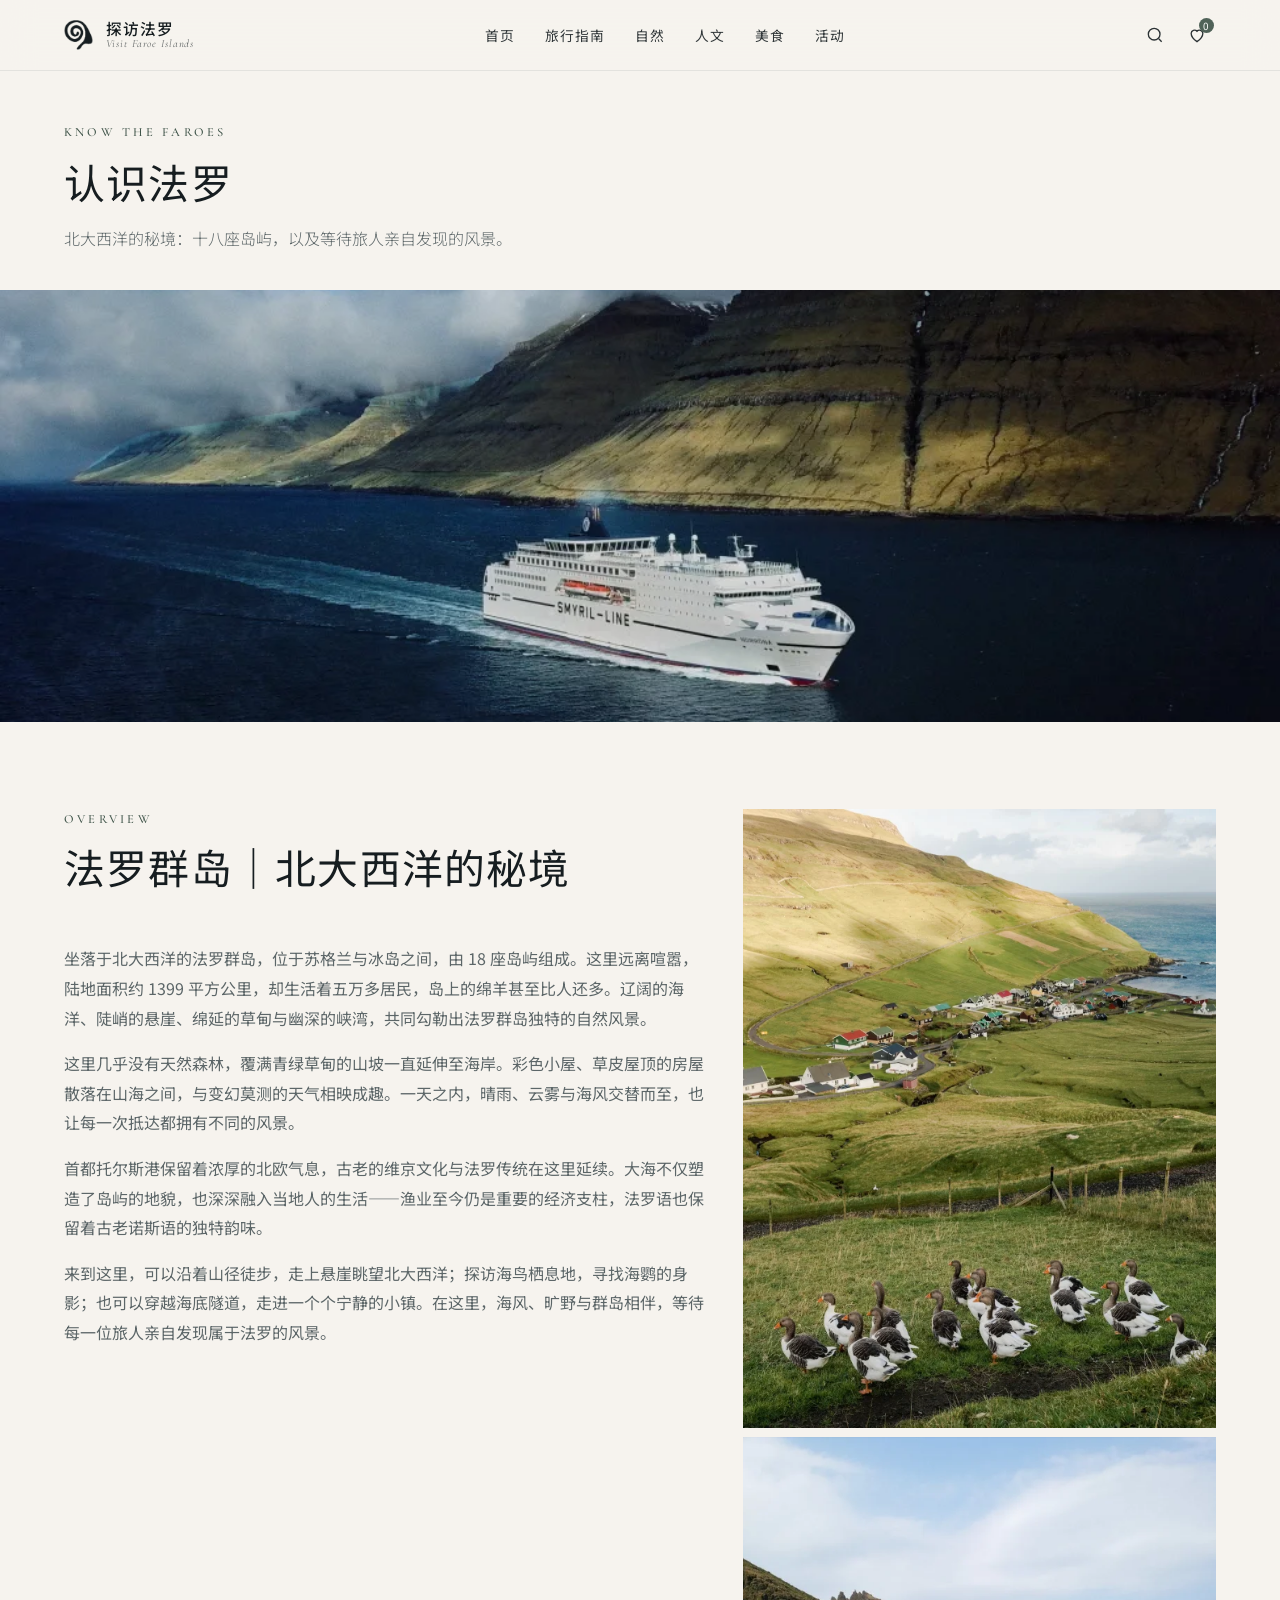
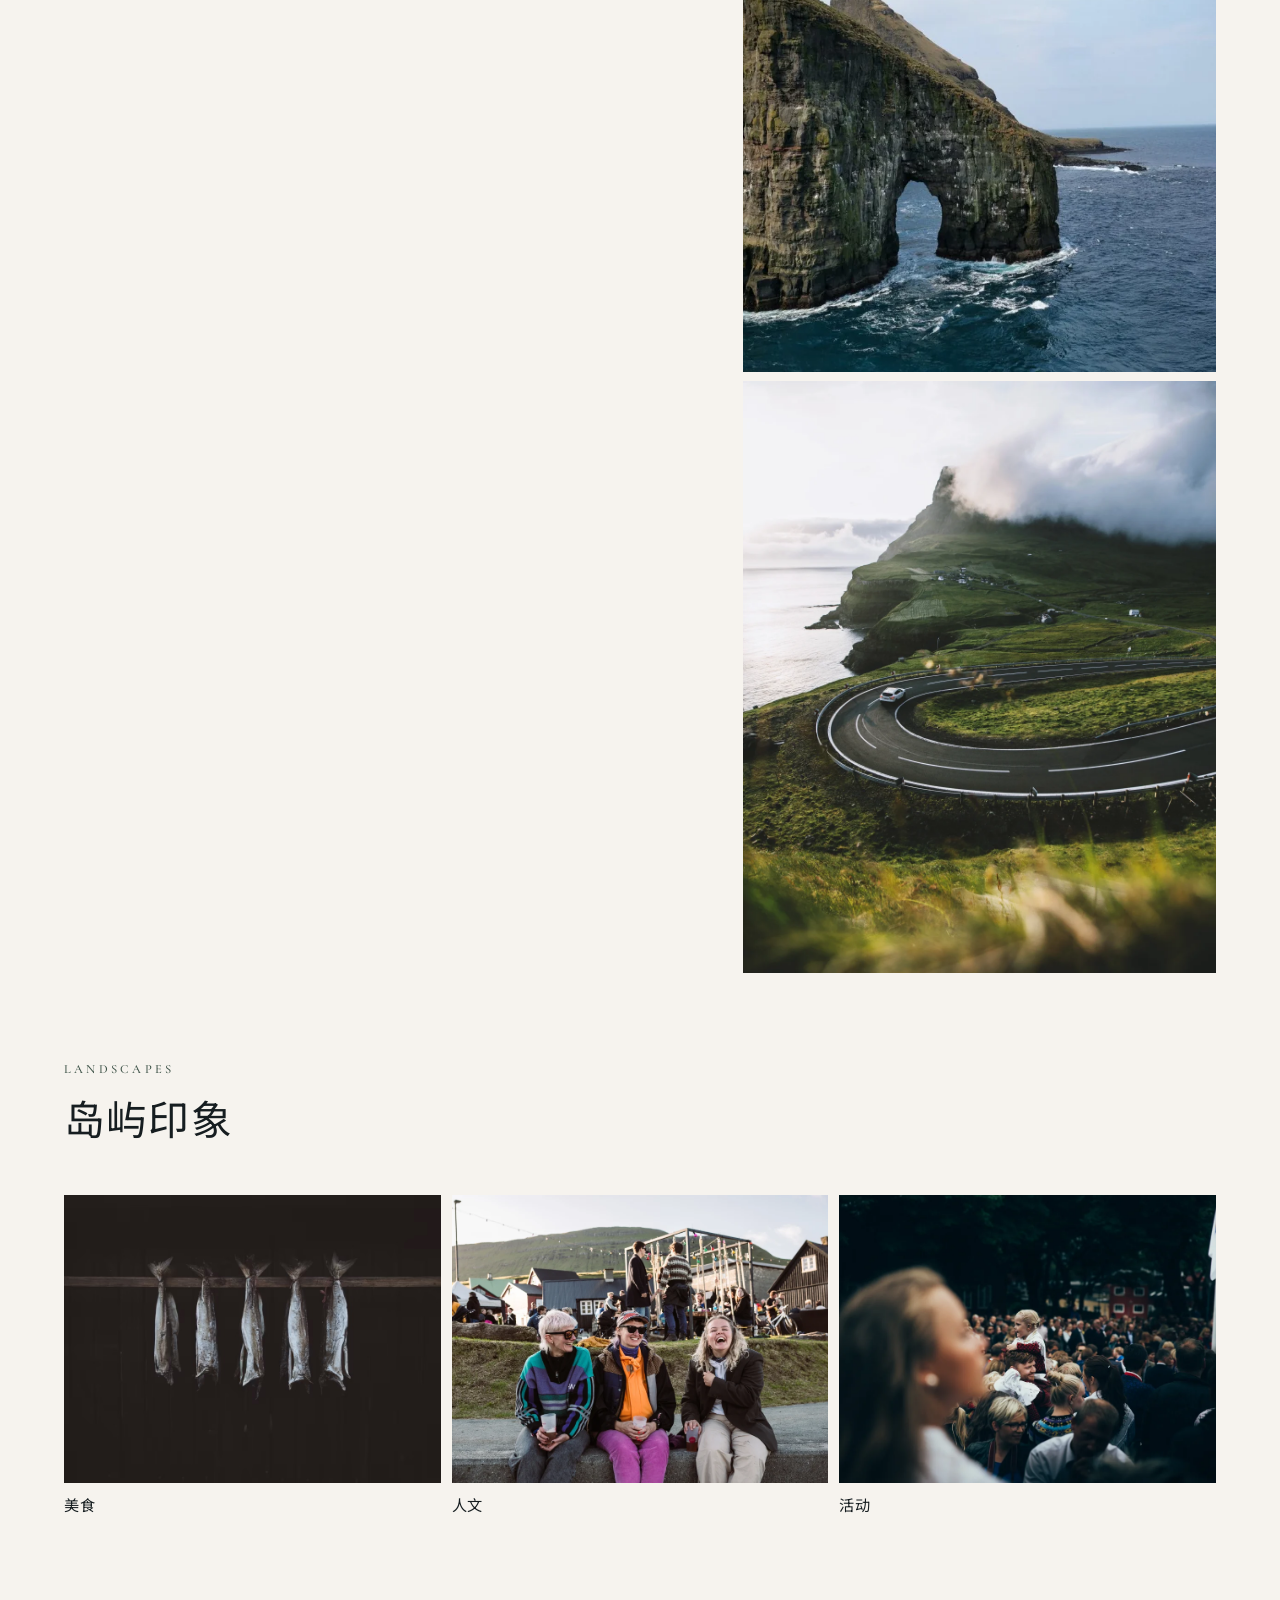
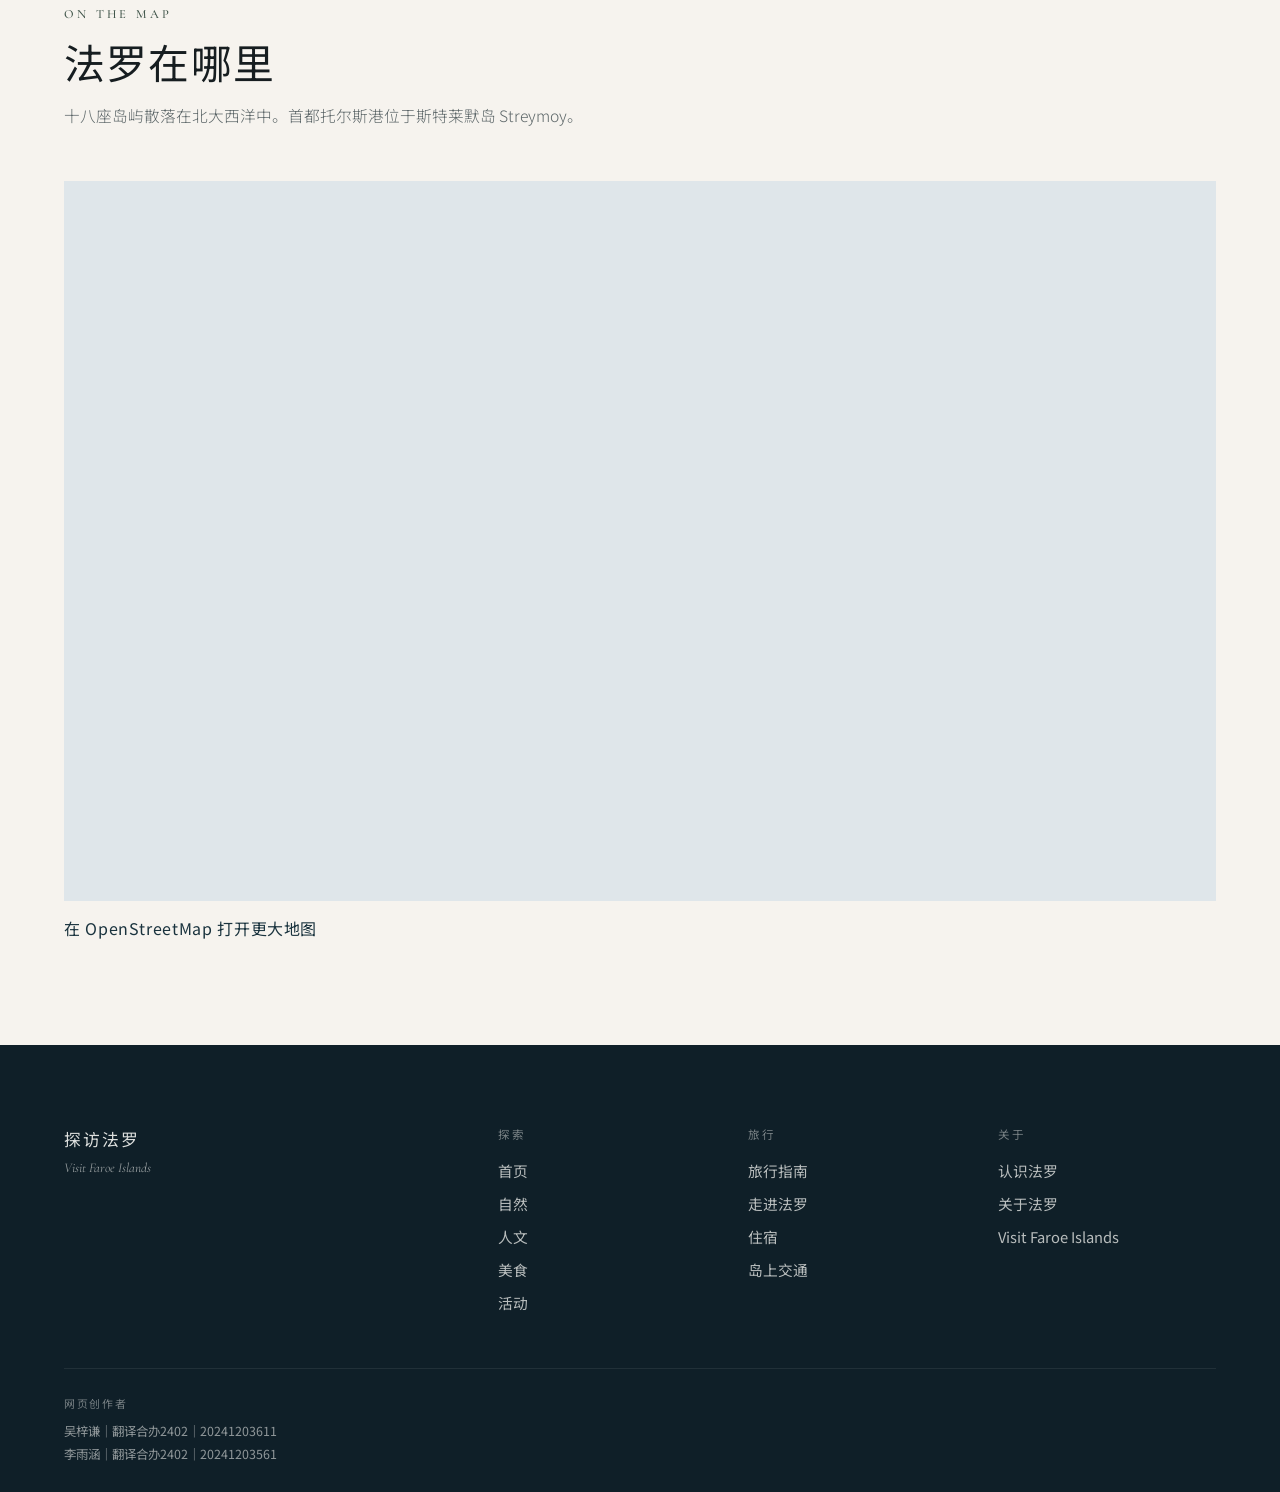
<file: discover.html>
<!DOCTYPE html>
<html lang="zh-CN">
  <head>
    <meta charset="UTF-8" />
    <meta name="viewport" content="width=device-width, initial-scale=1.0" />
    <title>认识法罗｜探访法罗｜吴梓谦 &amp; 李雨涵</title>
    <meta
      name="description"
      content="法罗群岛｜北大西洋的秘境。认识这片位于苏格兰与冰岛之间的十八座岛屿，以及它在地图上的位置。"
    />
    <link rel="preconnect" href="https://fonts.googleapis.com" />
    <link rel="preconnect" href="https://fonts.gstatic.com" crossorigin />
    <link
      href="https://fonts.googleapis.com/css2?family=Cormorant+Garamond:ital,wght@0,500;0,600;1,500&family=Noto+Sans+SC:wght@300;400;500&family=Syne:wght@600;700&display=swap"
      rel="stylesheet"
    />
    <link rel="stylesheet" href="styles.css" />
  </head>
  <body>
    <header class="site-header solid" id="top">
      <a class="brand" href="index.html" aria-label="探访法罗首页">
        <span class="brand-mark" aria-hidden="true"></span>
        <span class="brand-text">
          <strong>探访法罗</strong>
          <small>Visit Faroe Islands</small>
        </span>
      </a>
      <nav class="nav-desktop" aria-label="主导航">
        <a href="index.html">首页</a>
        <a href="plan.html" aria-current="page">旅行指南</a>
        <a href="nature.html">自然</a>
        <a href="culture.html">人文</a>
        <a href="food.html">美食</a>
        <a href="whats-on.html">活动</a>
      </nav>
      <div class="header-actions">
        <button type="button" class="icon-btn" id="searchToggle" aria-label="搜索">
          <svg viewBox="0 0 24 24" width="20" height="20" fill="none" stroke="currentColor" stroke-width="1.6">
            <circle cx="11" cy="11" r="7" /><path d="M20 20l-3.5-3.5" />
          </svg>
        </button>
        <button type="button" class="icon-btn" id="favToggle" aria-label="我的收藏">
          <svg viewBox="0 0 24 24" width="20" height="20" fill="none" stroke="currentColor" stroke-width="1.6">
            <path d="M12 20s-7-4.5-7-10a4 4 0 017-2.5A4 4 0 0119 10c0 5.5-7 10-7 10z" />
          </svg>
          <span class="fav-count" id="favCount" hidden>0</span>
        </button>
        <button type="button" class="icon-btn menu-btn" id="menuToggle" aria-label="打开菜单" aria-expanded="false">
          <span></span><span></span><span></span>
        </button>
      </div>
    </header>
    <div class="search-panel" id="searchPanel" hidden>
      <div class="search-inner">
        <input type="search" id="siteSearch" placeholder="搜索徒步、景点、住宿、活动……" autocomplete="off" />
        <ul id="searchResults" class="search-results"></ul>
      </div>
    </div>
    <aside class="drawer" id="navDrawer" hidden>
      <div class="drawer-backdrop" data-close-drawer></div>
      <div class="drawer-panel" role="dialog" aria-label="菜单">
        <button type="button" class="drawer-close" data-close-drawer aria-label="关闭">×</button>
        <p class="drawer-kicker">Góðan dag</p>
        <nav>
          <a href="index.html">首页</a>
          <a href="plan.html">旅行指南</a>
          <a href="nature.html">自然</a>
          <a href="culture.html">人文</a>
          <a href="food.html">美食</a>
          <a href="whats-on.html">活动</a>
        </nav>
      </div>
    </aside>
    <aside class="fav-drawer" id="favDrawer" hidden>
      <div class="drawer-backdrop" data-close-fav></div>
      <div class="drawer-panel fav-panel" role="dialog" aria-label="我的收藏">
        <button type="button" class="drawer-close" data-close-fav aria-label="关闭">×</button>
        <h2>我的收藏</h2>
        <p class="fav-hint">保存你感兴趣的风景、活动与旅行灵感。</p>
        <ul id="favList" class="fav-list"></ul>
      </div>
    </aside>

    <main>
      <header class="page-intro">
        <p class="eyebrow">Know the Faroes</p>
        <h1>认识法罗</h1>
        <p class="lead">北大西洋的秘境：十八座岛屿，以及等待旅人亲自发现的风景。</p>
      </header>
      <div class="page-bleed">
        <img src="assets/arrive-by-ferry.webp" alt="渡轮驶近北大西洋中的法罗群岛" />
      </div>

      <section class="content-block" id="intro">
        <div class="discover-intro">
          <div class="discover-intro-text">
            <div class="section-head">
              <p class="eyebrow">Overview</p>
              <h2>法罗群岛｜北大西洋的秘境</h2>
            </div>
            <div class="discover-copy">
              <p>
                坐落于北大西洋的法罗群岛，位于苏格兰与冰岛之间，由 18 座岛屿组成。这里远离喧嚣，陆地面积约 1399 平方公里，却生活着五万多居民，岛上的绵羊甚至比人还多。辽阔的海洋、陡峭的悬崖、绵延的草甸与幽深的峡湾，共同勾勒出法罗群岛独特的自然风景。
              </p>
              <p>
                这里几乎没有天然森林，覆满青绿草甸的山坡一直延伸至海岸。彩色小屋、草皮屋顶的房屋散落在山海之间，与变幻莫测的天气相映成趣。一天之内，晴雨、云雾与海风交替而至，也让每一次抵达都拥有不同的风景。
              </p>
              <p>
                首都托尔斯港保留着浓厚的北欧气息，古老的维京文化与法罗传统在这里延续。大海不仅塑造了岛屿的地貌，也深深融入当地人的生活——渔业至今仍是重要的经济支柱，法罗语也保留着古老诺斯语的独特韵味。
              </p>
              <p>
                来到这里，可以沿着山径徒步，走上悬崖眺望北大西洋；探访海鸟栖息地，寻找海鹦的身影；也可以穿越海底隧道，走进一个个宁静的小镇。在这里，海风、旷野与群岛相伴，等待每一位旅人亲自发现属于法罗的风景。
              </p>
            </div>
          </div>
          <div class="discover-intro-media">
            <img src="assets/discover-intro-dalur.webp" alt="山坡草甸、沿海村落与鹅群" />
            <img src="assets/discover-intro-drangarnir.webp" alt="Drangarnir 海蚀岩拱" />
            <img src="assets/discover-intro-roads.webp" alt="云雾中的沿海盘山公路" />
          </div>
        </div>
      </section>

      <section class="content-block" id="photos">
        <div class="section-head">
          <p class="eyebrow">Landscapes</p>
          <h2>岛屿印象</h2>
        </div>
        <div class="discover-photos">
          <a class="discover-card" href="food.html">
            <figure>
              <img class="discover-card-food" src="assets/discover-food.png" alt="风干中的法罗鱼类" />
              <figcaption>美食</figcaption>
            </figure>
          </a>
          <a class="discover-card" href="culture.html">
            <figure>
              <img src="assets/discover-culture.webp" alt="法罗村落里的人们" />
              <figcaption>人文</figcaption>
            </figure>
          </a>
          <a class="discover-card" href="whats-on.html">
            <figure>
              <img src="assets/discover-events.webp" alt="法罗节庆中的人群" />
              <figcaption>活动</figcaption>
            </figure>
          </a>
        </div>
      </section>

      <section class="content-block" id="map">
        <div class="section-head">
          <p class="eyebrow">On the map</p>
          <h2>法罗在哪里</h2>
          <p class="section-lead">十八座岛屿散落在北大西洋中。首都托尔斯港位于斯特莱默岛 Streymoy。</p>
        </div>
        <div class="map-frame">
          <iframe
            title="法罗群岛地图"
            loading="lazy"
            referrerpolicy="no-referrer-when-downgrade"
            src="https://www.openstreetmap.org/export/embed.html?bbox=-8.15%2C61.32%2C-5.95%2C62.48&amp;layer=mapnik&amp;marker=62.0117%2C-6.7719"
          ></iframe>
        </div>
        <p class="map-note">
          <a class="text-link" href="https://www.openstreetmap.org/?mlat=62.0117&amp;mlon=-6.7719#map=8/62.01/-6.77" target="_blank" rel="noopener">在 OpenStreetMap 打开更大地图</a>
        </p>
      </section>
    </main>

    <footer class="site-footer">
      <div class="footer-top">
        <div class="footer-brand">
          <strong>探访法罗</strong>
          <small>Visit Faroe Islands</small>
        </div>
        <div class="footer-cols">
          <div>
            <h4>探索</h4>
            <a href="index.html">首页</a>
            <a href="nature.html">自然</a>
            <a href="culture.html">人文</a>
            <a href="food.html">美食</a>
            <a href="whats-on.html">活动</a>
          </div>
          <div>
            <h4>旅行</h4>
            <a href="plan.html">旅行指南</a>
            <a href="plan.html#safe">走进法罗</a>
            <a href="plan.html#stay">住宿</a>
            <a href="plan.html#around">岛上交通</a>
          </div>
          <div>
            <h4>关于</h4>
            <a href="discover.html">认识法罗</a>
            <a href="about.html">关于法罗</a>
            <a href="https://visitfaroeislands.com/en" target="_blank" rel="noopener">Visit Faroe Islands</a>
          </div>
        </div>
      </div>
      <p class="footer-credit">
        <span class="label">网页创作者</span>
        吴梓谦｜翻译合办2402｜20241203611<br />
        李雨涵｜翻译合办2402｜20241203561
      </p>
    </footer>
    <script src="app.js"></script>
  </body>
</html>
</file>
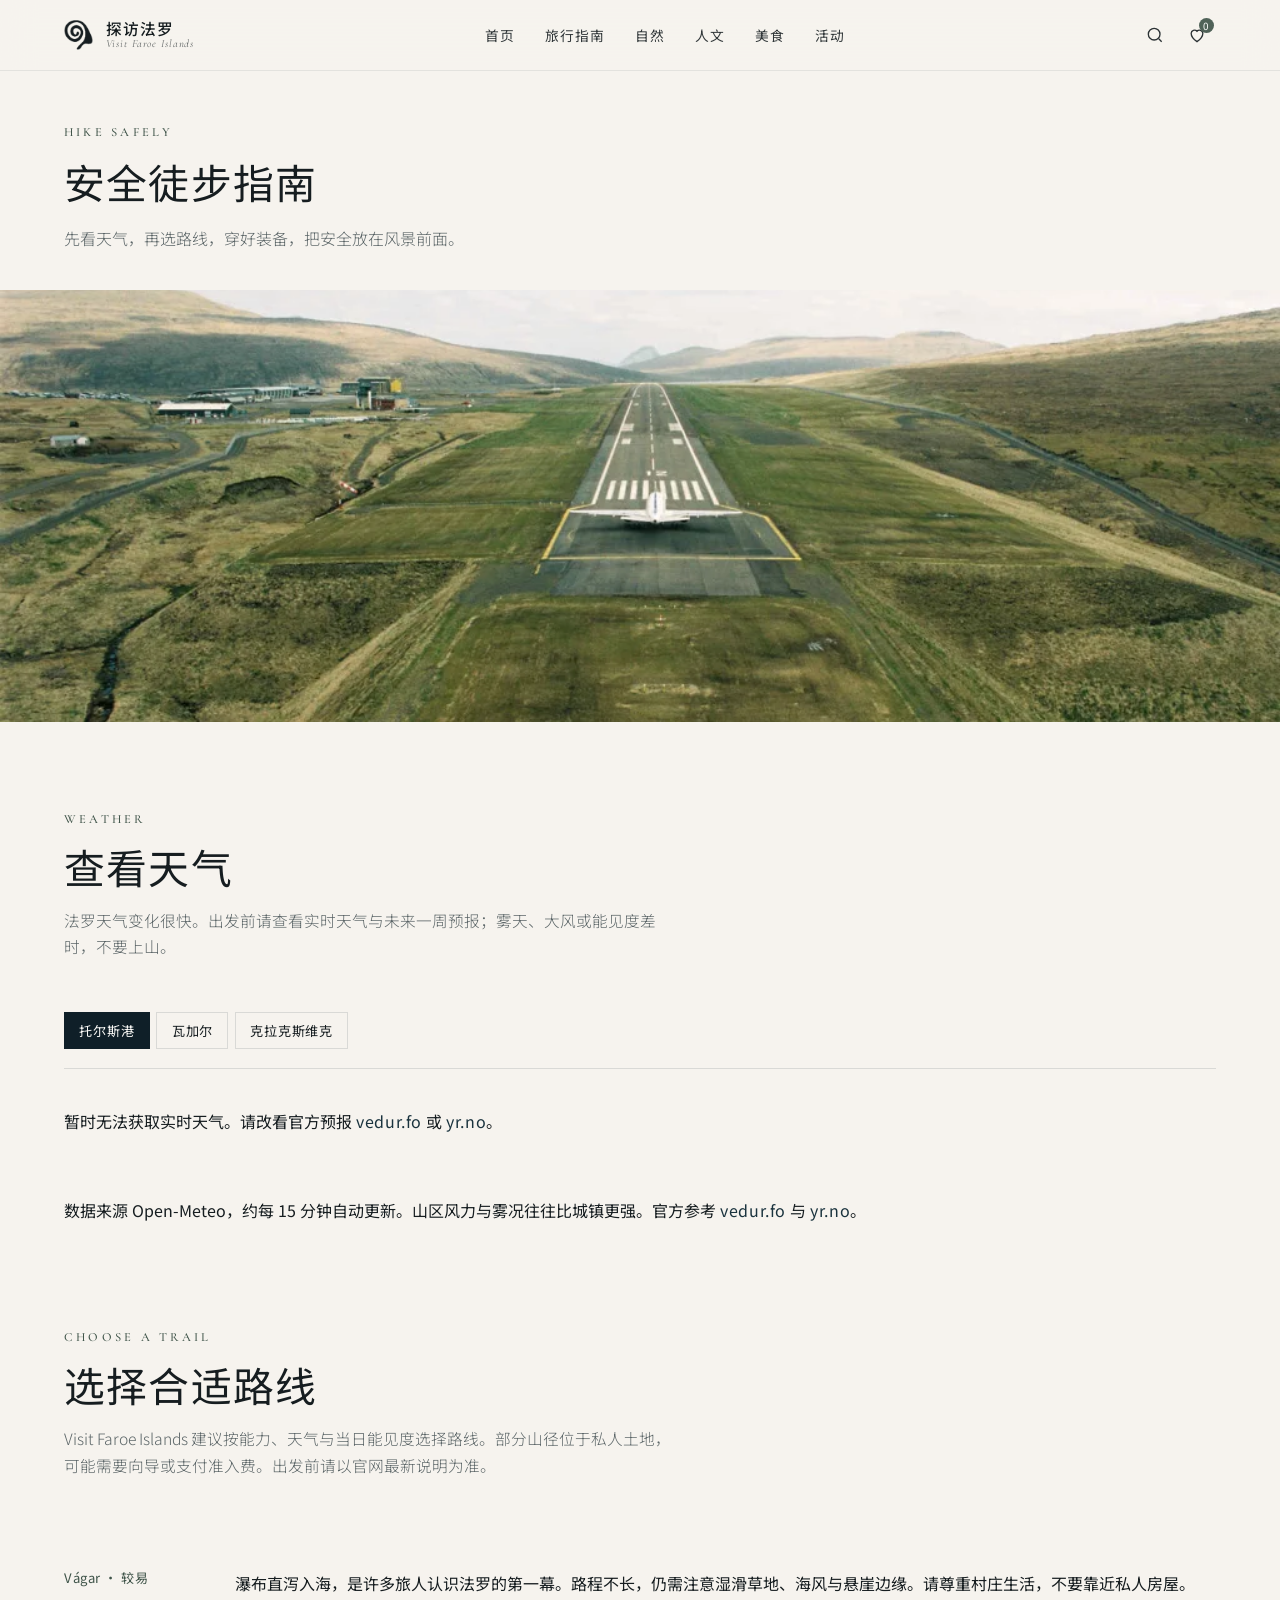
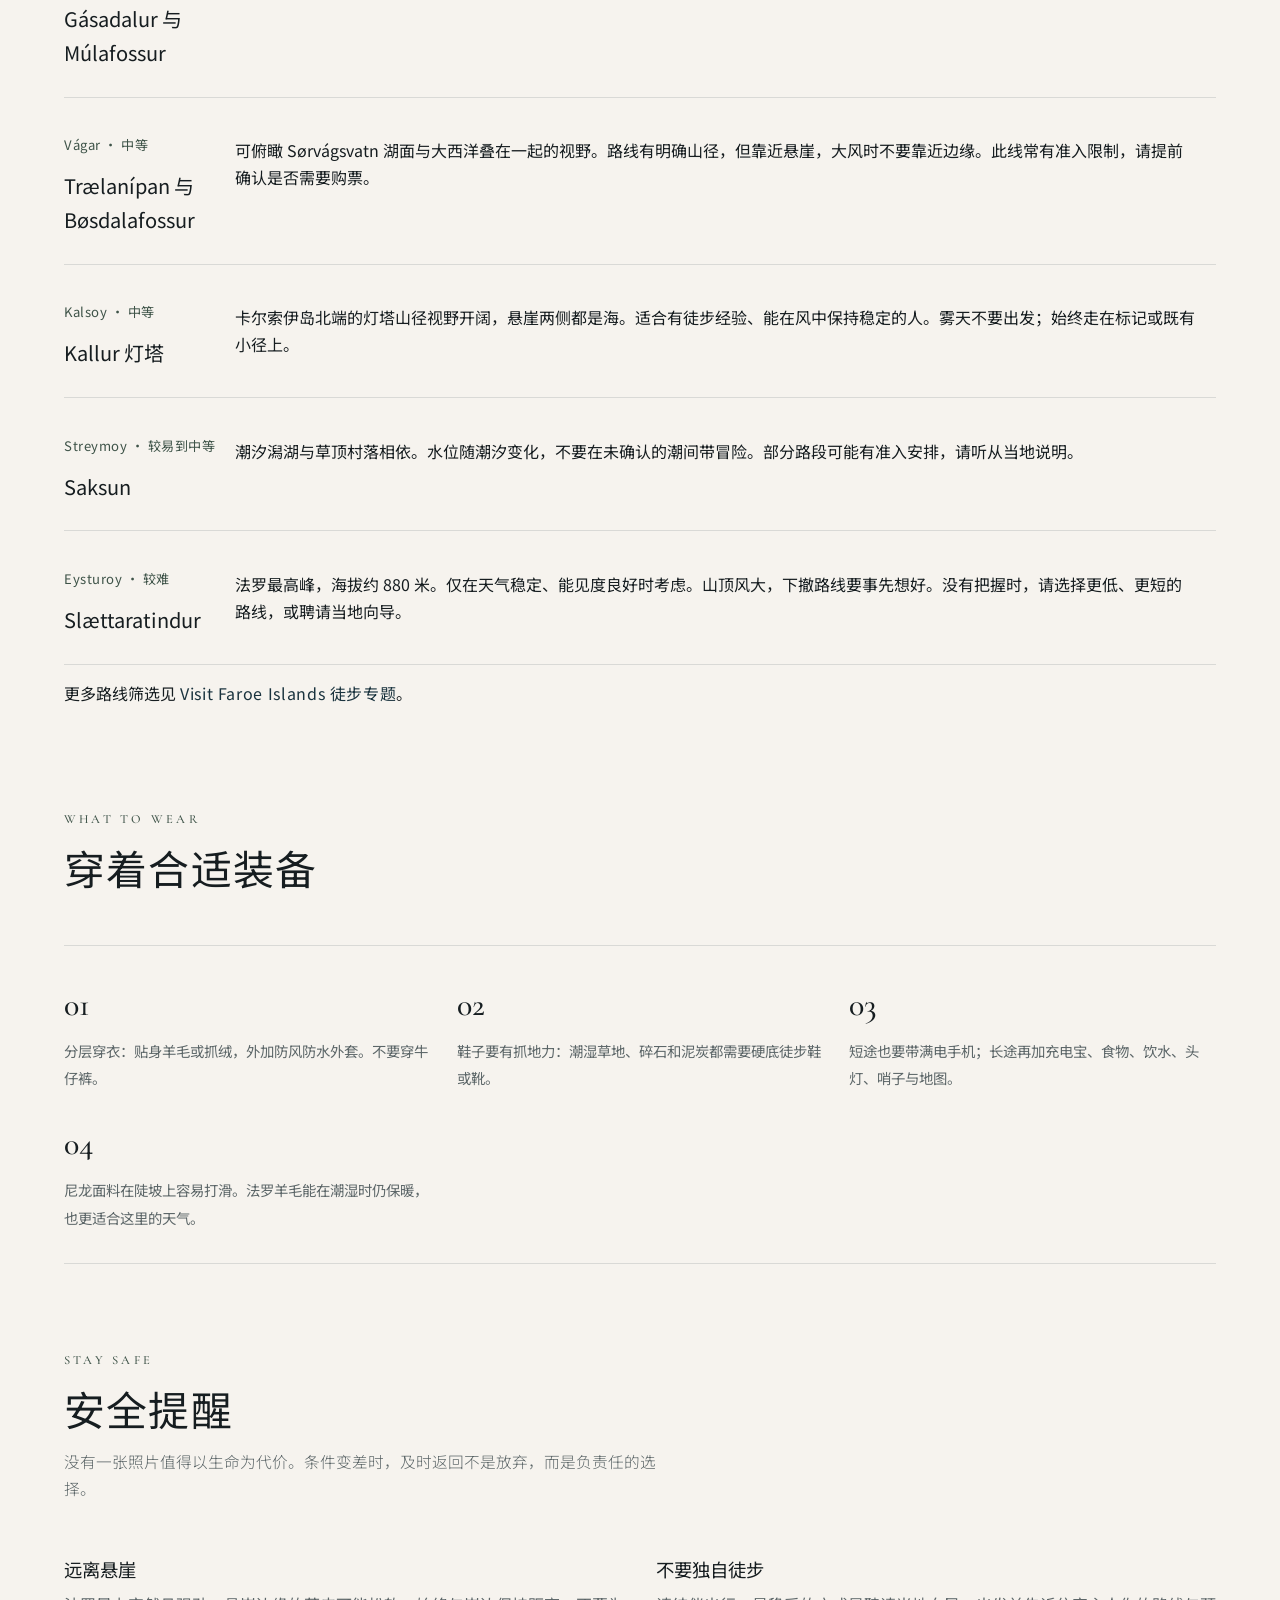
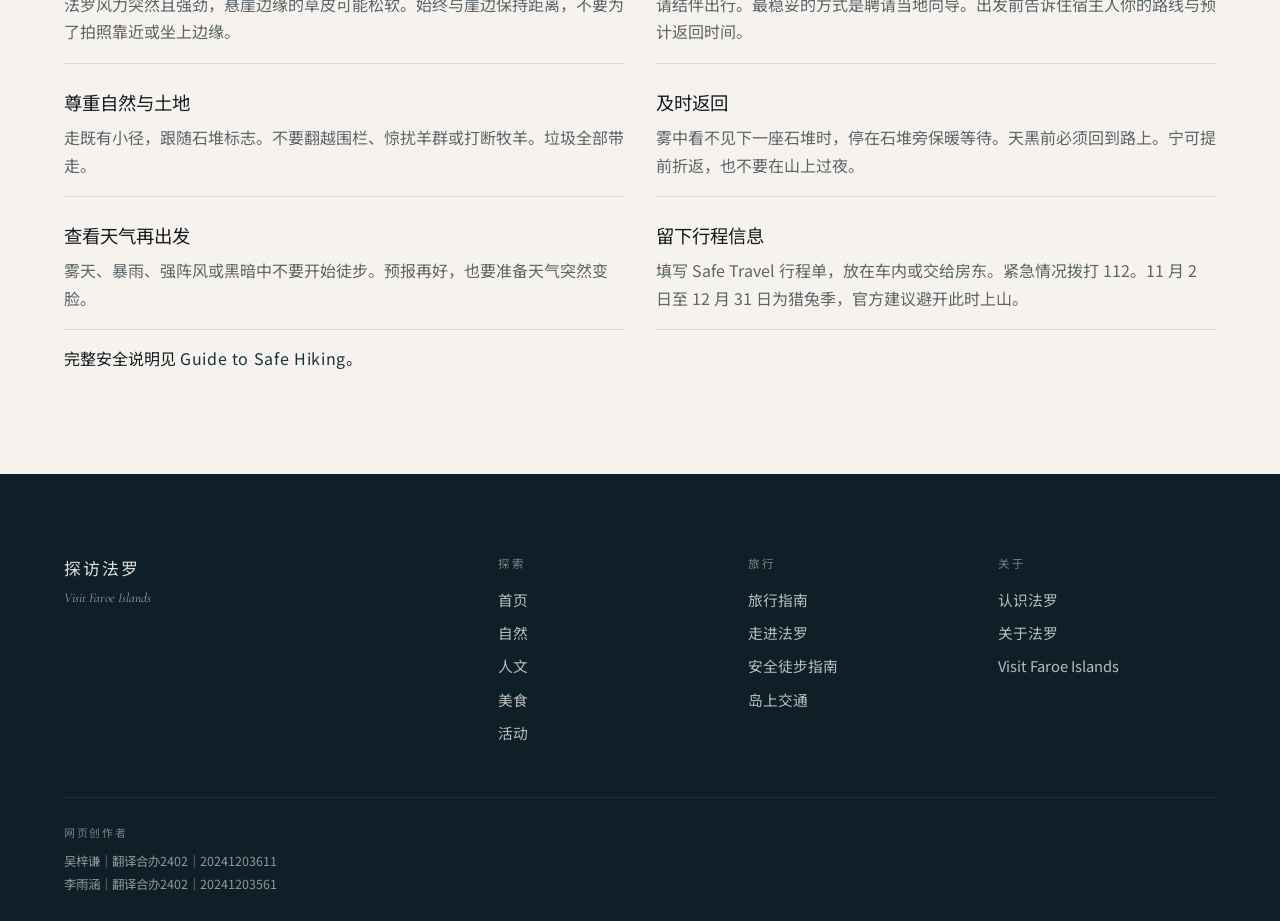
<file: hiking.html>
<!DOCTYPE html>
<html lang="zh-CN">
  <head>
    <meta charset="UTF-8" />
    <meta name="viewport" content="width=device-width, initial-scale=1.0" />
    <title>安全徒步指南｜探访法罗｜吴梓谦 &amp; 李雨涵</title>
    <meta
      name="description"
      content="法罗群岛安全徒步指南：查看实时天气与一周预报，选择合适路线，穿着合适装备，并遵守远离悬崖、结伴出行等安全提醒。"
    />
    <link rel="preconnect" href="https://fonts.googleapis.com" />
    <link rel="preconnect" href="https://fonts.gstatic.com" crossorigin />
    <link rel="preconnect" href="https://api.open-meteo.com" />
    <link
      href="https://fonts.googleapis.com/css2?family=Cormorant+Garamond:ital,wght@0,500;0,600;1,500&family=Noto+Sans+SC:wght@300;400;500&family=Syne:wght@600;700&display=swap"
      rel="stylesheet"
    />
    <link rel="stylesheet" href="styles.css" />
  </head>
  <body>
    <header class="site-header solid" id="top">
      <a class="brand" href="index.html" aria-label="探访法罗首页">
        <span class="brand-mark" aria-hidden="true"></span>
        <span class="brand-text">
          <strong>探访法罗</strong>
          <small>Visit Faroe Islands</small>
        </span>
      </a>
      <nav class="nav-desktop" aria-label="主导航">
        <a href="index.html">首页</a>
        <a href="plan.html" aria-current="page">旅行指南</a>
        <a href="nature.html">自然</a>
        <a href="culture.html">人文</a>
        <a href="food.html">美食</a>
        <a href="whats-on.html">活动</a>
      </nav>
      <div class="header-actions">
        <button type="button" class="icon-btn" id="searchToggle" aria-label="搜索">
          <svg viewBox="0 0 24 24" width="20" height="20" fill="none" stroke="currentColor" stroke-width="1.6">
            <circle cx="11" cy="11" r="7" /><path d="M20 20l-3.5-3.5" />
          </svg>
        </button>
        <button type="button" class="icon-btn" id="favToggle" aria-label="我的收藏">
          <svg viewBox="0 0 24 24" width="20" height="20" fill="none" stroke="currentColor" stroke-width="1.6">
            <path d="M12 20s-7-4.5-7-10a4 4 0 017-2.5A4 4 0 0119 10c0 5.5-7 10-7 10z" />
          </svg>
          <span class="fav-count" id="favCount" hidden>0</span>
        </button>
        <button type="button" class="icon-btn menu-btn" id="menuToggle" aria-label="打开菜单" aria-expanded="false">
          <span></span><span></span><span></span>
        </button>
      </div>
    </header>
    <div class="search-panel" id="searchPanel" hidden>
      <div class="search-inner">
        <input type="search" id="siteSearch" placeholder="搜索徒步、景点、住宿、活动……" autocomplete="off" />
        <ul id="searchResults" class="search-results"></ul>
      </div>
    </div>
    <aside class="drawer" id="navDrawer" hidden>
      <div class="drawer-backdrop" data-close-drawer></div>
      <div class="drawer-panel" role="dialog" aria-label="菜单">
        <button type="button" class="drawer-close" data-close-drawer aria-label="关闭">×</button>
        <p class="drawer-kicker">Góðan dag</p>
        <nav>
          <a href="index.html">首页</a>
          <a href="plan.html">旅行指南</a>
          <a href="nature.html">自然</a>
          <a href="culture.html">人文</a>
          <a href="food.html">美食</a>
          <a href="whats-on.html">活动</a>
        </nav>
      </div>
    </aside>
    <aside class="fav-drawer" id="favDrawer" hidden>
      <div class="drawer-backdrop" data-close-fav></div>
      <div class="drawer-panel fav-panel" role="dialog" aria-label="我的收藏">
        <button type="button" class="drawer-close" data-close-fav aria-label="关闭">×</button>
        <h2>我的收藏</h2>
        <p class="fav-hint">保存你感兴趣的风景、活动与旅行灵感。</p>
        <ul id="favList" class="fav-list"></ul>
      </div>
    </aside>

    <main>
      <header class="page-intro">
        <p class="eyebrow">Hike safely</p>
        <h1>安全徒步指南</h1>
        <p class="lead">先看天气，再选路线，穿好装备，把安全放在风景前面。</p>
      </header>
      <div class="page-bleed">
        <img src="assets/arrive-by-air.webp" alt="法罗群岛绿色山脊与大西洋" />
      </div>

      <section class="content-block" id="weather">
        <div class="section-head">
          <p class="eyebrow">Weather</p>
          <h2>查看天气</h2>
          <p class="section-lead">法罗天气变化很快。出发前请查看实时天气与未来一周预报；雾天、大风或能见度差时，不要上山。</p>
        </div>
        <div class="chip-row" id="weatherPlaces" role="tablist" aria-label="天气预报地点">
          <button type="button" class="chip active" data-lat="62.01" data-lon="-6.77" data-place="托尔斯港 Tórshavn">托尔斯港</button>
          <button type="button" class="chip" data-lat="62.06" data-lon="-7.28" data-place="瓦加尔 Vágar">瓦加尔</button>
          <button type="button" class="chip" data-lat="62.23" data-lon="-6.59" data-place="克拉克斯维克 Klaksvík">克拉克斯维克</button>
        </div>
        <div id="weatherNow" class="weather-now" aria-live="polite">正在获取实时天气……</div>
        <div id="weatherWeek" class="forecast-grid" aria-label="最近一周天气预报"></div>
        <p class="map-note">
          数据来源 Open-Meteo，约每 15 分钟自动更新。山区风力与雾况往往比城镇更强。官方参考
          <a class="text-link" href="https://www.vedur.fo" target="_blank" rel="noopener">vedur.fo</a>
          与
          <a class="text-link" href="https://www.yr.no" target="_blank" rel="noopener">yr.no</a>。
        </p>
      </section>

      <section class="content-block" id="routes">
        <div class="section-head">
          <p class="eyebrow">Choose a trail</p>
          <h2>选择合适路线</h2>
          <p class="section-lead">
            Visit Faroe Islands 建议按能力、天气与当日能见度选择路线。部分山径位于私人土地，可能需要向导或支付准入费。出发前请以官网最新说明为准。
          </p>
        </div>
        <div class="place-list">
          <article class="place-item">
            <div>
              <p class="meta">Vágar · 较易</p>
              <h3>Gásadalur 与 Múlafossur</h3>
            </div>
            <p>瀑布直泻入海，是许多旅人认识法罗的第一幕。路程不长，仍需注意湿滑草地、海风与悬崖边缘。请尊重村庄生活，不要靠近私人房屋。</p>
          </article>
          <article class="place-item">
            <div>
              <p class="meta">Vágar · 中等</p>
              <h3>Trælanípan 与 Bøsdalafossur</h3>
            </div>
            <p>可俯瞰 Sørvágsvatn 湖面与大西洋叠在一起的视野。路线有明确山径，但靠近悬崖，大风时不要靠近边缘。此线常有准入限制，请提前确认是否需要购票。</p>
          </article>
          <article class="place-item">
            <div>
              <p class="meta">Kalsoy · 中等</p>
              <h3>Kallur 灯塔</h3>
            </div>
            <p>卡尔索伊岛北端的灯塔山径视野开阔，悬崖两侧都是海。适合有徒步经验、能在风中保持稳定的人。雾天不要出发；始终走在标记或既有小径上。</p>
          </article>
          <article class="place-item">
            <div>
              <p class="meta">Streymoy · 较易到中等</p>
              <h3>Saksun</h3>
            </div>
            <p>潮汐潟湖与草顶村落相依。水位随潮汐变化，不要在未确认的潮间带冒险。部分路段可能有准入安排，请听从当地说明。</p>
          </article>
          <article class="place-item">
            <div>
              <p class="meta">Eysturoy · 较难</p>
              <h3>Slættaratindur</h3>
            </div>
            <p>法罗最高峰，海拔约 880 米。仅在天气稳定、能见度良好时考虑。山顶风大，下撤路线要事先想好。没有把握时，请选择更低、更短的路线，或聘请当地向导。</p>
          </article>
        </div>
        <p class="map-note">
          更多路线筛选见
          <a class="text-link" href="https://visitfaroeislands.com/en/see-and-do/hiking" target="_blank" rel="noopener">Visit Faroe Islands 徒步专题</a>。
        </p>
      </section>

      <section class="content-block" id="gear">
        <div class="section-head">
          <p class="eyebrow">What to wear</p>
          <h2>穿着合适装备</h2>
        </div>
        <div class="fact-strip">
          <div class="fact">
            <strong>01</strong>
            <span>分层穿衣：贴身羊毛或抓绒，外加防风防水外套。不要穿牛仔裤。</span>
          </div>
          <div class="fact">
            <strong>02</strong>
            <span>鞋子要有抓地力：潮湿草地、碎石和泥炭都需要硬底徒步鞋或靴。</span>
          </div>
          <div class="fact">
            <strong>03</strong>
            <span>短途也要带满电手机；长途再加充电宝、食物、饮水、头灯、哨子与地图。</span>
          </div>
          <div class="fact">
            <strong>04</strong>
            <span>尼龙面料在陡坡上容易打滑。法罗羊毛能在潮湿时仍保暖，也更适合这里的天气。</span>
          </div>
        </div>
      </section>

      <section class="content-block" id="reminders">
        <div class="section-head">
          <p class="eyebrow">Stay safe</p>
          <h2>安全提醒</h2>
          <p class="section-lead">没有一张照片值得以生命为代价。条件变差时，及时返回不是放弃，而是负责任的选择。</p>
        </div>
        <div class="safety-grid">
          <article>
            <h3>远离悬崖</h3>
            <p>法罗风力突然且强劲，悬崖边缘的草皮可能松软。始终与崖边保持距离，不要为了拍照靠近或坐上边缘。</p>
          </article>
          <article>
            <h3>不要独自徒步</h3>
            <p>请结伴出行。最稳妥的方式是聘请当地向导。出发前告诉住宿主人你的路线与预计返回时间。</p>
          </article>
          <article>
            <h3>尊重自然与土地</h3>
            <p>走既有小径，跟随石堆标志。不要翻越围栏、惊扰羊群或打断牧羊。垃圾全部带走。</p>
          </article>
          <article>
            <h3>及时返回</h3>
            <p>雾中看不见下一座石堆时，停在石堆旁保暖等待。天黑前必须回到路上。宁可提前折返，也不要在山上过夜。</p>
          </article>
          <article>
            <h3>查看天气再出发</h3>
            <p>雾天、暴雨、强阵风或黑暗中不要开始徒步。预报再好，也要准备天气突然变脸。</p>
          </article>
          <article>
            <h3>留下行程信息</h3>
            <p>填写 Safe Travel 行程单，放在车内或交给房东。紧急情况拨打 112。11 月 2 日至 12 月 31 日为猎兔季，官方建议避开此时上山。</p>
          </article>
        </div>
        <p class="map-note">
          完整安全说明见
          <a class="text-link" href="https://visitfaroeislands.com/en/see-and-do/hiking/guide-to-safe-hiking" target="_blank" rel="noopener">Guide to Safe Hiking</a>。
        </p>
      </section>
    </main>

    <footer class="site-footer">
      <div class="footer-top">
        <div class="footer-brand">
          <strong>探访法罗</strong>
          <small>Visit Faroe Islands</small>
        </div>
        <div class="footer-cols">
          <div>
            <h4>探索</h4>
            <a href="index.html">首页</a>
            <a href="nature.html">自然</a>
            <a href="culture.html">人文</a>
            <a href="food.html">美食</a>
            <a href="whats-on.html">活动</a>
          </div>
          <div>
            <h4>旅行</h4>
            <a href="plan.html">旅行指南</a>
            <a href="plan.html#safe">走进法罗</a>
            <a href="hiking.html">安全徒步指南</a>
            <a href="plan.html#around">岛上交通</a>
          </div>
          <div>
            <h4>关于</h4>
            <a href="discover.html">认识法罗</a>
            <a href="about.html">关于法罗</a>
            <a href="https://visitfaroeislands.com/en" target="_blank" rel="noopener">Visit Faroe Islands</a>
          </div>
        </div>
      </div>
      <p class="footer-credit">
        <span class="label">网页创作者</span>
        吴梓谦｜翻译合办2402｜20241203611<br />
        李雨涵｜翻译合办2402｜20241203561
      </p>
    </footer>
    <script src="app.js"></script>
  </body>
</html>
</file>
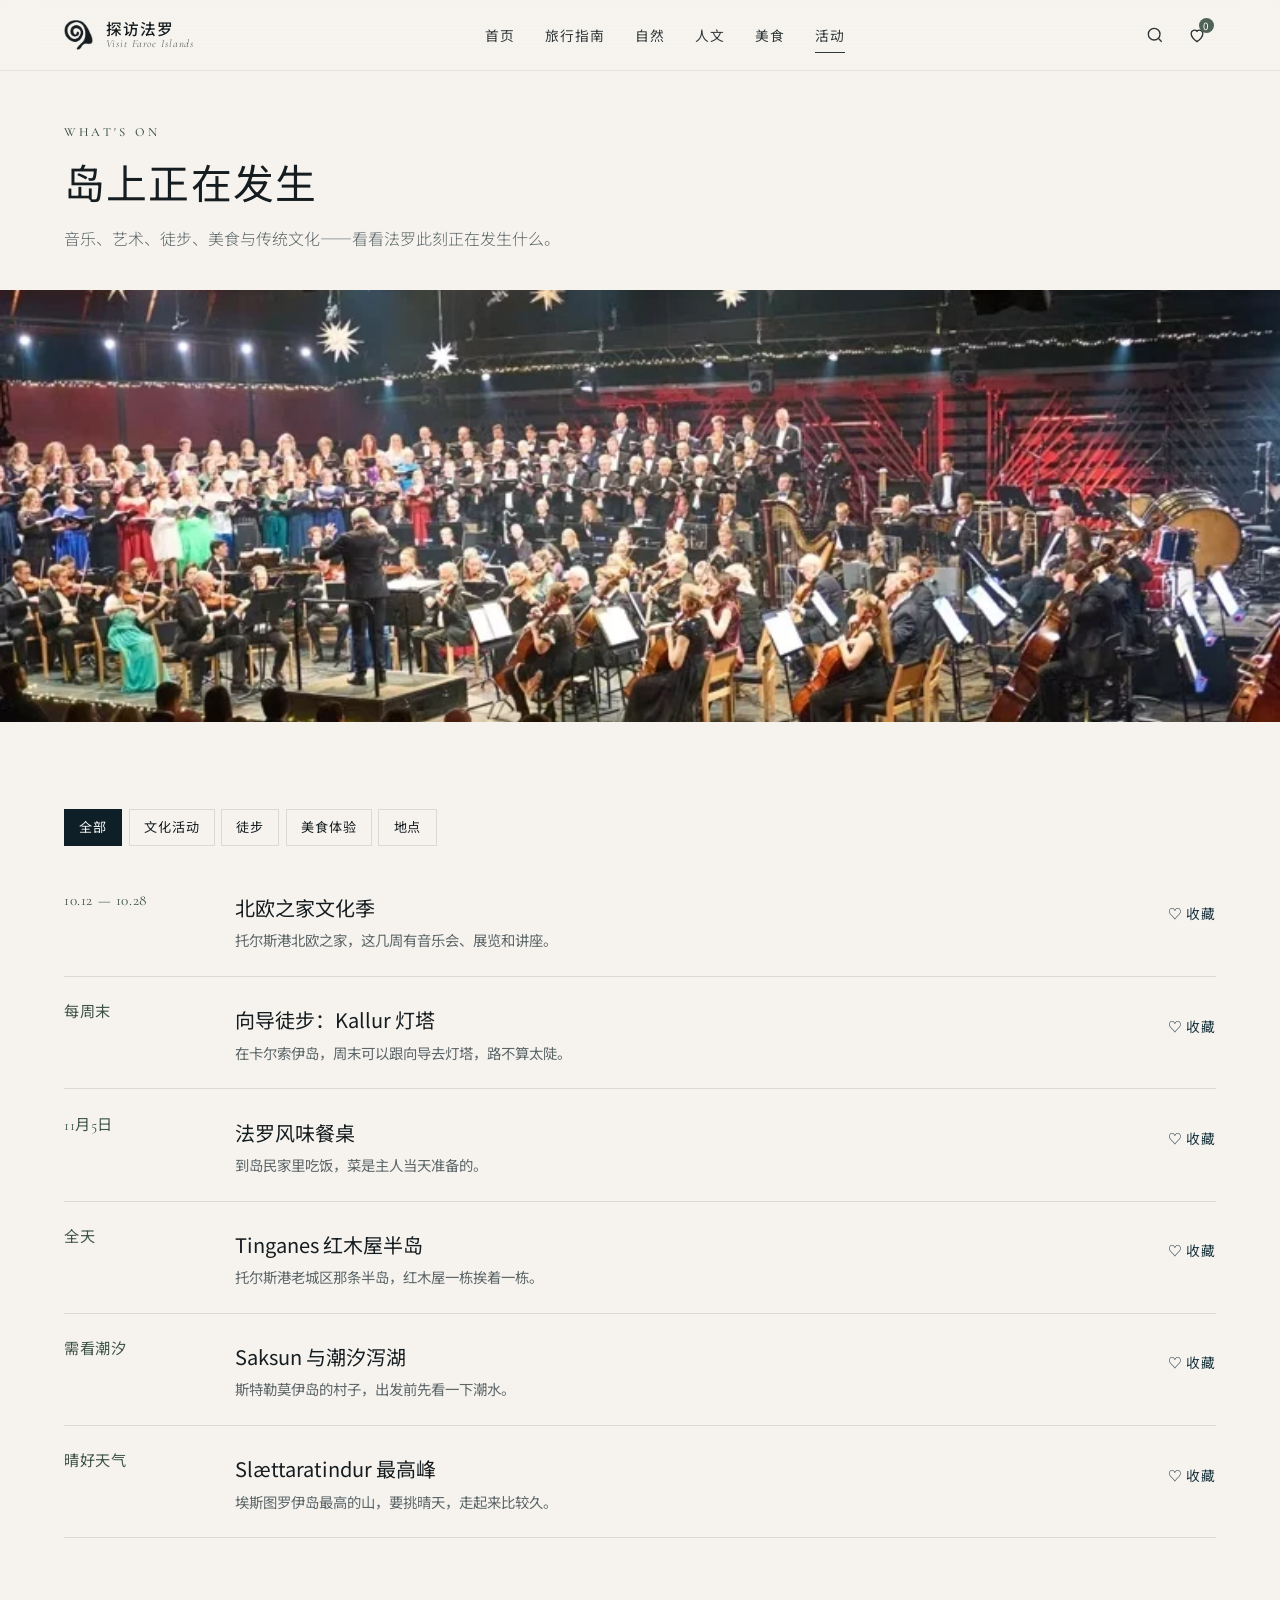
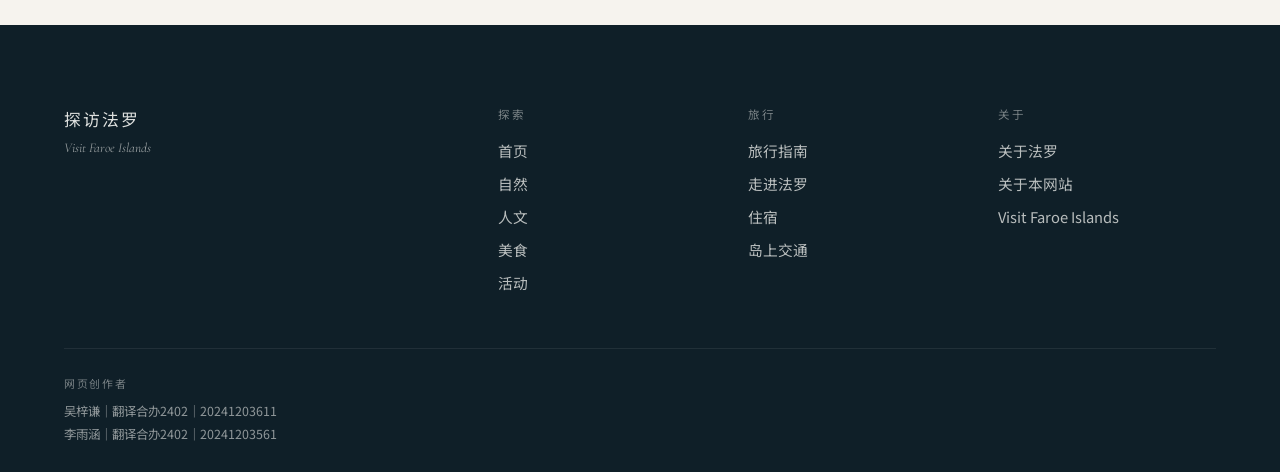
<file: whats-on.html>
<!DOCTYPE html>
<html lang="zh-CN">
  <head>
    <meta charset="UTF-8" />
    <meta name="viewport" content="width=device-width, initial-scale=1.0" />
    <title>活动｜探访法罗｜吴梓谦 &amp; 李雨涵</title>
    <link rel="preconnect" href="https://fonts.googleapis.com" />
    <link rel="preconnect" href="https://fonts.gstatic.com" crossorigin />
    <link
      href="https://fonts.googleapis.com/css2?family=Cormorant+Garamond:ital,wght@0,500;0,600;1,500&family=Noto+Sans+SC:wght@300;400;500&family=Syne:wght@600;700&display=swap"
      rel="stylesheet"
    />
    <link rel="stylesheet" href="styles.css?v=8" />
  </head>
  <body>
    <header class="site-header solid" id="top">
      <a class="brand" href="index.html">
        <span class="brand-mark" aria-hidden="true"></span>
        <span class="brand-text">
          <strong>探访法罗</strong>
          <small>Visit Faroe Islands</small>
        </span>
      </a>
      <nav class="nav-desktop" aria-label="主导航">
        <a href="index.html">首页</a>
        <a href="plan.html">旅行指南</a>
        <a href="nature.html">自然</a>
        <a href="culture.html">人文</a>
        <a href="food.html">美食</a>
        <a href="whats-on.html">活动</a>
      </nav>
      <div class="header-actions">
        <button type="button" class="icon-btn" id="searchToggle" aria-label="搜索">
          <svg viewBox="0 0 24 24" width="20" height="20" fill="none" stroke="currentColor" stroke-width="1.6">
            <circle cx="11" cy="11" r="7" /><path d="M20 20l-3.5-3.5" />
          </svg>
        </button>
        <button type="button" class="icon-btn" id="favToggle" aria-label="我的收藏">
          <svg viewBox="0 0 24 24" width="20" height="20" fill="none" stroke="currentColor" stroke-width="1.6">
            <path d="M12 20s-7-4.5-7-10a4 4 0 017-2.5A4 4 0 0119 10c0 5.5-7 10-7 10z" />
          </svg>
          <span class="fav-count" id="favCount" hidden>0</span>
        </button>
        <button type="button" class="icon-btn menu-btn" id="menuToggle" aria-label="打开菜单" aria-expanded="false">
          <span></span><span></span><span></span>
        </button>
      </div>
    </header>
    <div class="search-panel" id="searchPanel" hidden>
      <div class="search-inner">
        <input type="search" id="siteSearch" placeholder="搜索徒步、景点、住宿、活动……" autocomplete="off" />
        <ul id="searchResults" class="search-results"></ul>
      </div>
    </div>
    <aside class="drawer" id="navDrawer" hidden>
      <div class="drawer-backdrop" data-close-drawer></div>
      <div class="drawer-panel" role="dialog" aria-label="菜单">
        <button type="button" class="drawer-close" data-close-drawer aria-label="关闭">×</button>
        <p class="drawer-kicker">Góðan dag</p>
        <nav>
          <a href="index.html">首页</a>
          <a href="plan.html">旅行指南</a>
          <a href="nature.html">自然</a>
          <a href="culture.html">人文</a>
          <a href="food.html">美食</a>
          <a href="whats-on.html">活动</a>
        </nav>
      </div>
    </aside>
    <aside class="fav-drawer" id="favDrawer" hidden>
      <div class="drawer-backdrop" data-close-fav></div>
      <div class="drawer-panel fav-panel" role="dialog" aria-label="我的收藏">
        <button type="button" class="drawer-close" data-close-fav aria-label="关闭">×</button>
        <h2>我的收藏</h2>
        <p class="fav-hint">保存你感兴趣的风景、活动与旅行灵感。</p>
        <ul id="favList" class="fav-list"></ul>
      </div>
    </aside>

    <main>
      <header class="page-intro">
        <p class="eyebrow">What's on</p>
        <h1>岛上正在发生</h1>
        <p class="lead">音乐、艺术、徒步、美食与传统文化——看看法罗此刻正在发生什么。</p>
      </header>
      <div class="page-bleed">
        <img
          src="assets/whats-on-concert.webp"
          alt="乐团与合唱团的音乐会现场"
          style="object-position: center 40%"
        />
      </div>

      <section class="content-block">
        <div class="chip-row" role="tablist" aria-label="活动分类">
          <button type="button" class="chip active" data-filter="all" aria-pressed="true">全部</button>
          <button type="button" class="chip" data-filter="event" aria-pressed="false">文化活动</button>
          <button type="button" class="chip" data-filter="hike" aria-pressed="false">徒步</button>
          <button type="button" class="chip" data-filter="food" aria-pressed="false">美食体验</button>
          <button type="button" class="chip" data-filter="place" aria-pressed="false">地点</button>
        </div>

        <div class="event-list">
          <article class="event-item" data-category="event" data-fav-id="wo-nordic" data-fav-title="北欧之家文化季" data-fav-type="活动">
            <time datetime="2026-10-12">10.12 — 10.28</time>
            <div>
              <h3>北欧之家文化季</h3>
              <p>托尔斯港北欧之家，这几周有音乐会、展览和讲座。</p>
            </div>
            <button type="button" class="fav-btn inline" data-fav>♡ 收藏</button>
          </article>

          <article class="event-item" data-category="hike" data-fav-id="wo-kallur" data-fav-title="向导徒步：Kallur 灯塔" data-fav-type="徒步">
            <time>每周末</time>
            <div>
              <h3>向导徒步：Kallur 灯塔</h3>
              <p>在卡尔索伊岛，周末可以跟向导去灯塔，路不算太陡。</p>
            </div>
            <button type="button" class="fav-btn inline" data-fav>♡ 收藏</button>
          </article>

          <article class="event-item" data-category="food" data-fav-id="wo-food" data-fav-title="法罗风味餐桌" data-fav-type="活动">
            <time datetime="2026-11-05">11月5日</time>
            <div>
              <h3>法罗风味餐桌</h3>
              <p>到岛民家里吃饭，菜是主人当天准备的。</p>
            </div>
            <button type="button" class="fav-btn inline" data-fav>♡ 收藏</button>
          </article>

          <article class="event-item" data-category="place" data-fav-id="wo-tinganes" data-fav-title="Tinganes 半岛漫步" data-fav-type="地点">
            <time>全天</time>
            <div>
              <h3>Tinganes 红木屋半岛</h3>
              <p>托尔斯港老城区那条半岛，红木屋一栋挨着一栋。</p>
            </div>
            <button type="button" class="fav-btn inline" data-fav>♡ 收藏</button>
          </article>

          <article class="event-item" data-category="place" data-fav-id="wo-sakshun" data-fav-title="Saksun 潮汐泻湖" data-fav-type="地点">
            <time>需看潮汐</time>
            <div>
              <h3>Saksun 与潮汐泻湖</h3>
              <p>斯特勒莫伊岛的村子，出发前先看一下潮水。</p>
            </div>
            <button type="button" class="fav-btn inline" data-fav>♡ 收藏</button>
          </article>

          <article class="event-item" data-category="hike" data-fav-id="wo-slættaratindur" data-fav-title="Slættaratindur 最高峰" data-fav-type="徒步">
            <time>晴好天气</time>
            <div>
              <h3>Slættaratindur 最高峰</h3>
              <p>埃斯图罗伊岛最高的山，要挑晴天，走起来比较久。</p>
            </div>
            <button type="button" class="fav-btn inline" data-fav>♡ 收藏</button>
          </article>
        </div>
      </section>
    </main>

    <footer class="site-footer">
      <div class="footer-top">
        <div class="footer-brand">
          <strong>探访法罗</strong>
          <small>Visit Faroe Islands</small>
        </div>
        <div class="footer-cols">
          <div>
            <h4>探索</h4>
            <a href="index.html">首页</a>
            <a href="nature.html">自然</a>
            <a href="culture.html">人文</a>
            <a href="food.html">美食</a>
            <a href="whats-on.html">活动</a>
          </div>
          <div>
            <h4>旅行</h4>
            <a href="plan.html">旅行指南</a>
            <a href="plan.html#safe">走进法罗</a>
            <a href="plan.html#stay">住宿</a>
            <a href="plan.html#around">岛上交通</a>
          </div>
          <div>
            <h4>关于</h4>
            <a href="about.html">关于法罗</a>
            <a href="about.html#site">关于本网站</a>
            <a href="https://visitfaroeislands.com/en" target="_blank" rel="noopener">Visit Faroe Islands</a>
          </div>
        </div>
      </div>
      <p class="footer-credit">
        <span class="label">网页创作者</span>
        吴梓谦｜翻译合办2402｜20241203611<br />
        李雨涵｜翻译合办2402｜20241203561
      </p>
    </footer>
    <script src="app.js?v=2"></script>
  </body>
</html>
</file>
<file: styles.css>
/* 探访法罗 — Scandinavian travel editorial */
:root {
  --sea: #0f1f28;
  --sea-mid: #1a333e;
  --ink: #161d20;
  --rock: #5c6668;
  --mist: #d8e0e2;
  --paper: #f6f3ee;
  --foam: #fbfaf7;
  --moss: #3e5348;
  --moss-soft: #5d7266;
  --line: rgba(15, 31, 40, 0.12);
  --line-soft: rgba(15, 31, 40, 0.08);
  --font-cn: "Noto Sans SC", sans-serif;
  --font-en: "Cormorant Garamond", "Noto Sans SC", serif;
  --font-mark: "Syne", "Noto Sans SC", sans-serif;
  --ease: cubic-bezier(0.22, 1, 0.36, 1);
  --header-h: 4.4rem;
  --page: clamp(1.4rem, 5vw, 5.5rem);
}

*,
*::before,
*::after {
  box-sizing: border-box;
}

html {
  scroll-behavior: smooth;
}

body {
  margin: 0;
  font-family: var(--font-cn);
  color: var(--ink);
  background: var(--paper);
  line-height: 1.7;
  overflow-x: hidden;
  font-weight: 400;
}

img {
  max-width: 100%;
  display: block;
}

a {
  color: inherit;
  text-decoration: none;
}

button {
  font: inherit;
  cursor: pointer;
  border: none;
  background: none;
  color: inherit;
}

.site-header,
main,
.site-footer,
.search-panel,
.drawer,
.fav-drawer {
  position: relative;
  z-index: 1;
}

/* Header */
.site-header {
  position: fixed;
  inset: 0 0 auto;
  height: var(--header-h);
  display: flex;
  align-items: center;
  justify-content: space-between;
  padding: 0 var(--page);
  z-index: 50;
  background: linear-gradient(180deg, rgba(15, 31, 40, 0.55), transparent);
  color: var(--foam);
  transition: background 0.4s var(--ease), color 0.3s, box-shadow 0.3s;
}

.site-header.scrolled,
.site-header.solid {
  background: rgba(246, 243, 238, 0.92);
  backdrop-filter: blur(16px);
  color: var(--ink);
  box-shadow: 0 1px 0 var(--line-soft);
}

.brand {
  display: flex;
  align-items: center;
  gap: 0.75rem;
}

.brand-mark {
  width: 1.85rem;
  height: 1.85rem;
  flex: none;
  background: #fff;
  -webkit-mask: url("assets/brand-mark.png") center / contain no-repeat;
  mask: url("assets/brand-mark.png") center / contain no-repeat;
}

.site-header.scrolled .brand-mark,
.site-header.solid .brand-mark {
  background: currentColor;
}

.brand-text {
  display: flex;
  flex-direction: column;
  line-height: 1.15;
}

.brand-text strong {
  font-weight: 500;
  font-size: 0.98rem;
  letter-spacing: 0.08em;
}

.brand-text small {
  font-family: var(--font-en);
  font-size: 0.68rem;
  opacity: 0.65;
  letter-spacing: 0.08em;
  font-style: italic;
}

.nav-desktop {
  display: none;
  gap: 1.85rem;
}

.nav-desktop a {
  font-size: 0.86rem;
  font-weight: 400;
  letter-spacing: 0.08em;
  opacity: 0.88;
  position: relative;
}

.nav-desktop a::after {
  content: "";
  position: absolute;
  left: 0;
  bottom: -0.4rem;
  width: 100%;
  height: 1px;
  background: currentColor;
  transform: scaleX(0);
  transform-origin: left;
  transition: transform 0.35s var(--ease);
}

.nav-desktop a:hover::after,
.nav-desktop a.active::after {
  transform: scaleX(1);
}

.header-actions {
  display: flex;
  align-items: center;
  gap: 0.2rem;
}

.icon-btn {
  width: 2.4rem;
  height: 2.4rem;
  display: grid;
  place-items: center;
  position: relative;
  opacity: 0.9;
}

.fav-count {
  position: absolute;
  top: 2px;
  right: 2px;
  min-width: 0.95rem;
  height: 0.95rem;
  padding: 0 0.18rem;
  border-radius: 999px;
  background: var(--moss);
  color: white;
  font-size: 0.62rem;
  display: grid;
  place-items: center;
}

.menu-btn span {
  display: block;
  width: 1.05rem;
  height: 1px;
  background: currentColor;
  margin: 4px auto;
}

/* Hero */
.hero {
  min-height: 100vh;
  min-height: 100dvh;
  position: relative;
  display: grid;
  align-items: end;
  color: var(--foam);
  overflow: hidden;
}

.hero-media {
  position: absolute;
  inset: 0;
}

.hero-img {
  width: 100%;
  height: 100%;
  object-fit: cover;
  transform: scale(1.04);
  will-change: transform;
}

.hero-veil {
  position: absolute;
  inset: 0;
  background:
    linear-gradient(180deg, rgba(15, 31, 40, 0.22) 0%, rgba(15, 31, 40, 0.08) 38%, rgba(15, 31, 40, 0.72) 100%),
    linear-gradient(90deg, rgba(15, 31, 40, 0.28), transparent 50%);
}

.hero-copy {
  position: relative;
  z-index: 2;
  padding: 0 var(--page) clamp(5.5rem, 12vh, 8rem);
  max-width: 48rem;
  animation: riseIn 1.15s var(--ease) both;
}

@keyframes riseIn {
  from {
    opacity: 0;
    transform: translateY(22px);
  }
  to {
    opacity: 1;
    transform: none;
  }
}

.kicker {
  display: flex;
  align-items: center;
  gap: 0.9rem;
  font-family: var(--font-en);
  font-size: 0.72rem;
  letter-spacing: 0.34em;
  text-transform: uppercase;
  margin: 0 0 1.45rem;
  opacity: 0.78;
  font-weight: 500;
}

.kicker::before {
  content: "";
  width: 2.4rem;
  height: 1px;
  background: currentColor;
  opacity: 0.85;
  flex: none;
}

.hero h1 {
  font-family: "Noto Serif SC", "Songti SC", var(--font-cn), serif;
  font-weight: 500;
  font-size: clamp(2.35rem, 5.1vw, 4.2rem);
  line-height: 1.28;
  margin: 0 0 1.45rem;
  letter-spacing: 0.08em;
  text-shadow: 0 12px 40px rgba(8, 16, 20, 0.35);
}

.hero-lead {
  margin: 0 0 2.15rem;
  font-weight: 300;
  font-size: 1.02rem;
  max-width: 36rem;
  opacity: 0.9;
  line-height: 1.85;
  letter-spacing: 0.045em;
}

.hero-lead span {
  display: block;
}

.hero-cta {
  display: flex;
  flex-wrap: wrap;
  gap: 0.75rem;
}

.btn {
  display: inline-flex;
  align-items: center;
  justify-content: center;
  padding: 0.82rem 1.4rem;
  border-radius: 0;
  font-weight: 400;
  font-size: 0.88rem;
  letter-spacing: 0.08em;
  transition: background 0.3s, color 0.3s, border-color 0.3s, transform 0.3s var(--ease);
}

.btn:hover {
  transform: translateY(-1px);
}

.btn-primary {
  background: var(--foam);
  color: var(--sea);
}

.btn-ghost {
  border: 1px solid rgba(255, 255, 255, 0.55);
  color: var(--foam);
  background: transparent;
}

.btn-ghost:hover {
  background: rgba(255, 255, 255, 0.08);
}

.btn-solid {
  background: var(--sea);
  color: var(--foam);
}

.btn-line {
  border-bottom: 1px solid currentColor;
  padding: 0.2rem 0;
  letter-spacing: 0.06em;
  font-size: 0.9rem;
}

.scroll-hint {
  position: absolute;
  bottom: 1.4rem;
  left: 50%;
  transform: translateX(-50%);
  z-index: 2;
  font-size: 0.68rem;
  letter-spacing: 0.22em;
  text-transform: uppercase;
  opacity: 0.7;
}

/* Sections */
.section {
  padding: clamp(4.2rem, 9vw, 7.2rem) var(--page);
}

.section-head {
  margin-bottom: clamp(2rem, 4vw, 3.2rem);
  max-width: 38rem;
}

.section-head.center {
  text-align: center;
  margin-inline: auto;
}

.section-head.split {
  max-width: none;
  display: flex;
  flex-wrap: wrap;
  align-items: end;
  justify-content: space-between;
  gap: 1rem;
}

.eyebrow {
  font-family: var(--font-en);
  font-size: 0.78rem;
  letter-spacing: 0.26em;
  text-transform: uppercase;
  color: var(--moss);
  margin: 0 0 0.7rem;
  font-weight: 500;
}

.section-head h2,
.page-intro h1 {
  font-family: var(--font-cn);
  font-weight: 400;
  font-size: clamp(1.7rem, 3.6vw, 2.55rem);
  line-height: 1.28;
  margin: 0;
  letter-spacing: 0.03em;
}

.section-lead {
  margin: 0.9rem 0 0;
  color: var(--rock);
  font-weight: 300;
  font-size: 0.98rem;
}

.text-link {
  color: var(--sea-mid);
  font-weight: 400;
  letter-spacing: 0.04em;
  white-space: nowrap;
  border-bottom: 1px solid transparent;
}

.text-link:hover {
  border-bottom-color: currentColor;
}

/* Inspiration */
.inspire-grid {
  display: grid;
  grid-template-columns: 1fr;
  gap: 0.7rem;
}

.inspire-feature,
.inspire-item {
  position: relative;
  overflow: hidden;
  isolation: isolate;
}

.inspire-feature {
  min-height: 28rem;
}

.inspire-item {
  min-height: 16.5rem;
}

.inspire-feature a,
.inspire-item a {
  display: block;
  height: 100%;
  position: relative;
  color: var(--foam);
}

.inspire-feature img,
.inspire-item img {
  width: 100%;
  height: 100%;
  object-fit: cover;
  position: absolute;
  inset: 0;
  transition: transform 1.15s var(--ease);
}

.inspire-feature:hover img,
.inspire-item:hover img {
  transform: scale(1.05);
}

.inspire-caption {
  position: absolute;
  inset: auto 0 0;
  padding: 1.4rem 1.3rem 1.25rem;
  background: linear-gradient(transparent, rgba(15, 31, 40, 0.78));
  z-index: 1;
}

.inspire-caption span {
  font-size: 0.72rem;
  letter-spacing: 0.16em;
  text-transform: uppercase;
  opacity: 0.8;
}

.inspire-caption h3 {
  margin: 0.35rem 0 0;
  font-weight: 400;
  font-size: 1.28rem;
  letter-spacing: 0.04em;
}

.fav-btn {
  position: absolute;
  top: 0.8rem;
  right: 0.8rem;
  z-index: 2;
  width: 2.3rem;
  height: 2.3rem;
  background: rgba(251, 250, 247, 0.9);
  color: var(--sea);
  display: grid;
  place-items: center;
  font-size: 1rem;
  backdrop-filter: blur(8px);
}

.fav-btn.active {
  background: var(--moss);
  color: white;
}

.fav-btn.inline {
  position: static;
  width: auto;
  height: auto;
  margin-top: 0.9rem;
  padding: 0;
  background: none;
  color: var(--sea-mid);
  letter-spacing: 0.06em;
  font-size: 0.86rem;
}

.fav-btn.inline.active {
  color: var(--moss);
}

/* Nature teaser */
.story-grid {
  display: grid;
  gap: 0.7rem;
}

.story-card {
  position: relative;
  min-height: 22rem;
  overflow: hidden;
  color: var(--foam);
}

.story-card img {
  width: 100%;
  height: 100%;
  object-fit: cover;
  position: absolute;
  inset: 0;
  transition: transform 1.1s var(--ease);
}

.story-card:hover img {
  transform: scale(1.05);
}

.story-card::after {
  content: "";
  position: absolute;
  inset: 0;
  background: linear-gradient(transparent 42%, rgba(15, 31, 40, 0.78));
}

.story-card .copy {
  position: absolute;
  left: 1.25rem;
  right: 1.25rem;
  bottom: 1.2rem;
  z-index: 1;
}

.story-card .copy span {
  font-family: var(--font-en);
  letter-spacing: 0.18em;
  text-transform: uppercase;
  font-size: 0.72rem;
  opacity: 0.8;
}

.story-card .copy h3 {
  margin: 0.35rem 0 0.5rem;
  font-weight: 400;
  font-size: 1.35rem;
}

.story-card .copy em {
  font-style: normal;
  font-size: 0.86rem;
  opacity: 0.85;
}

/* Arrive */
.arrive-grid {
  display: grid;
  gap: 0.7rem;
}

.arrive-panel {
  position: relative;
  min-height: 20rem;
  overflow: hidden;
  color: var(--foam);
}

.arrive-panel img {
  width: 100%;
  height: 100%;
  object-fit: cover;
  position: absolute;
  inset: 0;
  transition: transform 1.2s var(--ease);
}

.arrive-panel:hover img {
  transform: scale(1.04);
}

.arrive-panel::after {
  content: "";
  position: absolute;
  inset: 0;
  background: rgba(15, 31, 40, 0.28);
}

.arrive-label {
  position: absolute;
  inset: 0;
  z-index: 1;
  display: grid;
  place-content: center;
  text-align: center;
  gap: 0.5rem;
}

.arrive-label strong {
  font-size: 1.55rem;
  font-weight: 400;
  letter-spacing: 0.08em;
}

.plan-links {
  display: flex;
  flex-wrap: wrap;
  justify-content: center;
  gap: 1.4rem;
  margin-top: 2rem;
}

.plan-links a {
  border-bottom: 1px solid var(--line);
  padding-bottom: 0.15rem;
  letter-spacing: 0.04em;
}

.plan-links a:hover {
  border-color: var(--moss);
}

/* Events */
.event-row {
  display: grid;
  gap: 0;
  border-top: 1px solid var(--line);
}

.event-block {
  background: transparent;
  padding: 1.6rem 0;
  border-bottom: 1px solid var(--line);
  position: relative;
}

.event-block time {
  font-family: var(--font-en);
  font-size: 0.92rem;
  color: var(--moss);
  letter-spacing: 0.06em;
}

.event-block h3 {
  font-weight: 400;
  font-size: 1.28rem;
  margin: 0.4rem 0 0.35rem;
  letter-spacing: 0.03em;
}

.event-block p {
  margin: 0;
  color: var(--rock);
  font-size: 0.9rem;
}

/* Quote — magazine */
.quote-band {
  margin: 0;
  padding: clamp(4.5rem, 11vw, 8rem) var(--page);
  background: var(--foam);
  text-align: center;
}

.quote-band blockquote {
  margin: 0 auto;
  max-width: 100%;
}

.quote-band p {
  font-family: var(--font-en);
  font-size: clamp(1.05rem, 3.2vw, 2.7rem);
  font-style: italic;
  font-weight: 500;
  line-height: 1.4;
  margin: 0 0 1.5rem;
  color: var(--ink);
  white-space: nowrap;
}

.quote-band cite {
  font-style: normal;
  font-size: 0.78rem;
  letter-spacing: 0.12em;
  color: var(--rock);
  text-transform: none;
}

/* Numbered guides */
.guide-list {
  display: grid;
  gap: 0;
  border-top: 1px solid var(--line);
}

.guide-list a {
  display: grid;
  grid-template-columns: 2.4rem 1fr auto;
  gap: 1rem;
  align-items: center;
  padding: 1.45rem 0;
  border-bottom: 1px solid var(--line);
  font-size: 1.12rem;
  letter-spacing: 0.03em;
  transition: padding-left 0.35s var(--ease);
}

.guide-list a span {
  font-family: var(--font-en);
  color: var(--moss);
  font-size: 0.95rem;
}

.guide-list a i {
  font-style: normal;
  opacity: 0.45;
}

.guide-list a:hover {
  padding-left: 0.4rem;
}

/* Inner pages */
.page-intro {
  padding: calc(var(--header-h) + 3.2rem) var(--page) 0;
  max-width: 46rem;
}

.page-intro .kicker,
.page-intro .eyebrow {
  margin-bottom: 0.85rem;
}

.page-intro p.lead {
  margin: 1rem 0 0;
  color: var(--rock);
  font-weight: 300;
  max-width: 36rem;
}

.page-bleed {
  margin-top: 2.4rem;
  min-height: 42vh;
  overflow: hidden;
}

.page-bleed img {
  width: 100%;
  height: 48vh;
  object-fit: cover;
}

.content-block {
  padding: clamp(3.2rem, 7vw, 5.4rem) var(--page);
}

.content-block + .content-block {
  padding-top: 0;
}

.topic {
  display: grid;
  gap: 1.4rem;
  align-items: center;
}

.topic-media {
  min-height: 16rem;
  overflow: hidden;
}

.topic-media img {
  width: 100%;
  height: 100%;
  min-height: 18rem;
  object-fit: cover;
  transition: transform 1.1s var(--ease);
}

#pasture .topic-media {
  width: min(100%, 28rem);
  min-height: 0;
  height: auto;
  overflow: visible;
  margin-inline: auto;
}

#pasture .topic-media img {
  display: block;
  width: 100%;
  height: auto;
  min-height: 0;
  aspect-ratio: 938 / 592;
  object-fit: contain;
}

#heim .eyebrow {
  text-transform: none;
  letter-spacing: 0.12em;
}

#heim .topic-media {
  min-height: 0;
  height: auto;
  overflow: visible;
}

#heim .topic-media img {
  display: block;
  width: 100%;
  height: auto;
  min-height: 0;
  aspect-ratio: 1024 / 682;
  object-fit: contain;
}

.topic:hover .topic-media img {
  transform: scale(1.04);
}

.topic-body h3,
.topic-body h2 {
  font-weight: 400;
  font-size: 1.55rem;
  margin: 0 0 0.6rem;
  letter-spacing: 0.03em;
}

.topic-body p {
  margin: 0 0 1rem;
  color: var(--rock);
  font-weight: 300;
}

.chip-row {
  display: flex;
  flex-wrap: wrap;
  gap: 0.4rem;
  margin-bottom: 1.2rem;
}

.chip {
  padding: 0.4rem 0.9rem;
  border: 1px solid var(--line);
  font-size: 0.82rem;
  letter-spacing: 0.06em;
  background: transparent;
  cursor: pointer;
}

.chip:focus-visible {
  outline: 2px solid var(--sea);
  outline-offset: 2px;
}

.chip.active,
.chip:hover {
  background: var(--sea);
  border-color: var(--sea);
  color: var(--foam);
}

.place-list,
.event-list {
  display: grid;
  gap: 0;
}

.place-item,
.event-item {
  display: grid;
  gap: 0.55rem;
  padding: 1.45rem 0;
  border-bottom: 1px solid var(--line);
}

.place-item h3,
.event-item h3 {
  font-weight: 400;
  font-size: 1.25rem;
  margin: 0.2rem 0;
}

.event-item time {
  font-family: var(--font-en);
  font-size: 0.95rem;
  color: var(--moss);
  letter-spacing: 0.04em;
}

.event-item p {
  margin: 0;
  color: var(--rock);
  font-size: 0.9rem;
}

.event-item[hidden] {
  display: none !important;
}

.meta {
  font-size: 0.82rem;
  color: var(--moss);
  letter-spacing: 0.04em;
}

.fact-strip {
  display: grid;
  gap: 1.6rem;
  padding: 2rem 0;
  border-top: 1px solid var(--line);
  border-bottom: 1px solid var(--line);
}

.fact strong {
  display: block;
  font-family: var(--font-en);
  font-size: 2rem;
  font-weight: 500;
  margin-bottom: 0.3rem;
}

.fact span {
  color: var(--rock);
  font-size: 0.9rem;
}

/* Search / drawers */
.search-panel {
  position: fixed;
  inset: var(--header-h) 0 auto;
  z-index: 60;
  background: rgba(251, 250, 247, 0.97);
  backdrop-filter: blur(12px);
  border-bottom: 1px solid var(--line);
  padding: 1rem var(--page) 1.2rem;
}

.search-inner input {
  width: 100%;
  padding: 0.9rem 0;
  border: none;
  border-bottom: 1px solid var(--line);
  background: transparent;
  font-size: 1.08rem;
  outline: none;
  color: var(--ink);
}

.search-results {
  list-style: none;
  margin: 0.7rem 0 0;
  padding: 0;
  max-height: 50vh;
  overflow: auto;
}

.search-results li a {
  display: block;
  padding: 0.7rem 0;
  border-bottom: 1px solid var(--line-soft);
}

.search-results li a small {
  display: block;
  color: var(--rock);
  margin-top: 0.12rem;
}

.drawer,
.fav-drawer {
  position: fixed;
  inset: 0;
  z-index: 80;
}

.drawer-backdrop {
  position: absolute;
  inset: 0;
  background: rgba(15, 31, 40, 0.42);
}

.drawer-panel {
  position: absolute;
  top: 0;
  right: 0;
  width: min(22rem, 92vw);
  height: 100%;
  background: var(--foam);
  padding: 2.2rem 1.6rem;
  animation: slideIn 0.4s var(--ease);
  overflow: auto;
}

@keyframes slideIn {
  from {
    transform: translateX(100%);
  }
  to {
    transform: none;
  }
}

.drawer-close {
  position: absolute;
  top: 1rem;
  right: 1rem;
  font-size: 1.6rem;
  line-height: 1;
  opacity: 0.55;
}

.drawer-kicker {
  font-family: var(--font-en);
  font-style: italic;
  color: var(--moss);
  margin: 0 0 1.5rem;
}

.drawer-panel nav {
  display: grid;
  gap: 1rem;
}

.drawer-panel nav a {
  font-size: 1.25rem;
  letter-spacing: 0.06em;
}

.fav-panel h2 {
  font-weight: 400;
  margin: 0 0 0.45rem;
  letter-spacing: 0.04em;
}

.fav-hint {
  color: var(--rock);
  font-size: 0.9rem;
  margin: 0 0 1.25rem;
  font-weight: 300;
}

.fav-list {
  list-style: none;
  margin: 0;
  padding: 0;
}

.fav-list li {
  display: flex;
  justify-content: space-between;
  gap: 0.75rem;
  padding: 0.85rem 0;
  border-bottom: 1px solid var(--line);
}

.fav-list li small {
  display: block;
  color: var(--rock);
}

.fav-empty {
  color: var(--rock);
  padding: 1rem 0;
  display: grid;
  gap: 0.7rem;
}

.fav-empty a {
  color: var(--sea);
  letter-spacing: 0.04em;
}

/* Footer */
.site-footer {
  background: var(--sea);
  color: rgba(251, 250, 247, 0.88);
  padding: clamp(3.2rem, 7vw, 5rem) var(--page) 1.6rem;
}

@property --offset {
  syntax: "<number>";
  inherits: true;
  initial-value: 0;
}

.tilt-row {
  --tilt-card: clamp(7.2rem, 22vw, 11.75rem);
  background: var(--paper);
  color: var(--ink);
  padding: 2.6rem 0 2.8rem;
  overflow: hidden;
}

.tilt-viewport {
  position: relative;
  height: calc(var(--tilt-card) * 1.42);
  perspective: 1200px;
}

.tilt-track {
  position: absolute;
  top: 0;
  left: 50%;
  width: var(--tilt-card);
  height: 100%;
  margin-left: calc(var(--tilt-card) * -0.5);
}

.tilt-slide {
  position: absolute;
  top: 0;
  left: 0;
  width: var(--tilt-card);
  padding: 0;
  color: inherit;
  background: none;
  transform: translateX(calc(var(--offset) * var(--tilt-card)));
  transition: transform 0.75s cubic-bezier(0.22, 1, 0.36, 1);
}

.tilt-slide.is-jump {
  transition: none;
}

.tilt-slide.is-far {
  opacity: 0;
  pointer-events: none;
}

.tilt-face {
  display: block;
  width: 100%;
  aspect-ratio: 3 / 4;
  border-radius: 0.75rem;
  overflow: hidden;
  transform: rotateY(calc(var(--offset) * -38deg)) scale(0.86);
  transition: transform 0.75s cubic-bezier(0.22, 1, 0.36, 1);
  box-shadow: 0 18px 34px rgba(22, 29, 32, 0.16);
}

.tilt-slide.is-active .tilt-face {
  transform: rotateY(0deg) scale(1);
}

.tilt-slide.is-jump .tilt-face {
  transition: none;
}

.tilt-face img {
  width: 100%;
  height: 100%;
  object-fit: cover;
}

.tilt-caption {
  margin: 0.9rem 0 0;
  min-height: 1.4em;
  text-align: center;
  font-size: 0.95rem;
  letter-spacing: 0.04em;
  color: var(--rock);
}

.tilt-controls {
  position: relative;
  z-index: 2;
  display: flex;
  align-items: center;
  justify-content: center;
  gap: 0.35rem;
  width: fit-content;
  margin: 0.85rem auto 0;
  padding: 0.22rem 0.45rem;
  border: 1px solid rgba(22, 29, 32, 0.14);
  border-radius: 999px;
  background: #fff;
  box-shadow: 0 8px 22px rgba(22, 29, 32, 0.08);
}

.tilt-arrow {
  width: 2.35rem;
  height: 2.35rem;
  display: grid;
  place-items: center;
  color: var(--ink);
  padding: 0;
}

.tilt-arrow svg {
  width: 1.15rem;
  height: 1.15rem;
  fill: none;
  stroke: currentColor;
  stroke-width: 1.8;
  stroke-linecap: round;
  stroke-linejoin: round;
}

.tilt-dots {
  width: 11.5rem;
  display: flex;
  align-items: center;
  justify-content: center;
  gap: 0.42rem;
}

.tilt-dot {
  width: 0.42rem;
  height: 0.42rem;
  padding: 0;
  border-radius: 999px;
  background: rgba(22, 29, 32, 0.28);
  transition: width 0.3s ease, background 0.3s ease;
}

.tilt-dot.is-active {
  width: 1.55rem;
  background: var(--ink);
}

.footer-top {
  display: grid;
  gap: 2.4rem;
  margin-bottom: 2.8rem;
}

.footer-brand strong {
  display: block;
  font-weight: 400;
  letter-spacing: 0.12em;
  font-size: 1.05rem;
  margin-bottom: 0.25rem;
}

.footer-brand small {
  font-family: var(--font-en);
  font-style: italic;
  opacity: 0.65;
  display: block;
}

.footer-cols {
  display: grid;
  grid-template-columns: repeat(2, 1fr);
  gap: 1.6rem 2rem;
}

.footer-cols h4 {
  margin: 0 0 0.85rem;
  font-size: 0.72rem;
  letter-spacing: 0.18em;
  text-transform: uppercase;
  opacity: 0.5;
  font-weight: 400;
}

.footer-cols a {
  display: block;
  margin-bottom: 0.5rem;
  opacity: 0.82;
  font-size: 0.92rem;
}

.footer-cols a:hover {
  opacity: 1;
}

.footer-credit {
  margin: 0;
  padding-top: 1.5rem;
  border-top: 1px solid rgba(255, 255, 255, 0.12);
  font-size: 0.78rem;
  opacity: 0.62;
  line-height: 1.85;
}

.footer-credit .label {
  display: block;
  letter-spacing: 0.16em;
  text-transform: uppercase;
  font-size: 0.68rem;
  margin-bottom: 0.45rem;
  opacity: 0.8;
}

.cta-row {
  display: flex;
  flex-wrap: wrap;
  gap: 0.8rem;
  justify-content: center;
}

/* Reveal */
.reveal {
  opacity: 0;
  transform: translateY(22px);
  transition: opacity 0.85s var(--ease), transform 0.85s var(--ease);
}

.reveal.visible {
  opacity: 1;
  transform: none;
}

/* Responsive */
@media (min-width: 720px) {
  .inspire-grid {
    grid-template-columns: 1.35fr 1fr;
    grid-template-rows: auto auto auto;
  }

  .inspire-feature {
    grid-row: span 3;
    min-height: 100%;
  }

  .story-grid {
    grid-template-columns: 1fr 1fr;
  }

  .story-card:first-child {
    grid-column: 1 / -1;
    min-height: 28rem;
  }

  .arrive-grid {
    grid-template-columns: 1fr 1fr;
  }

  .event-row {
    grid-template-columns: repeat(3, 1fr);
    gap: 0 2rem;
    border-bottom: 1px solid var(--line);
  }

  .event-block {
    border-bottom: none;
    padding: 1.7rem 0;
  }

  .fact-strip {
    grid-template-columns: repeat(3, 1fr);
  }

  .topic {
    grid-template-columns: 1.12fr 0.88fr;
    gap: 2.4rem;
  }

  .topic.reverse {
    direction: rtl;
  }

  .topic.reverse > * {
    direction: ltr;
  }

  #pasture .topic {
    grid-template-columns: 28rem 1fr;
  }

  #pasture .topic-media {
    margin: 0;
  }

  .footer-top {
    grid-template-columns: 1.1fr 2fr;
    align-items: start;
  }

  .footer-cols {
    grid-template-columns: repeat(3, 1fr);
  }
}

@media (min-width: 900px) {
  .nav-desktop {
    display: flex;
  }

  .menu-btn {
    display: none;
  }

  .place-item,
  .event-item {
    grid-template-columns: 9.5rem 1fr auto;
    align-items: start;
    gap: 1.2rem;
  }

  .story-grid.four .story-card:first-child {
    grid-column: auto;
    min-height: 24rem;
  }

  .story-grid.four {
    grid-template-columns: 1fr 1fr;
  }
}

@media (min-width: 1280px) {
  .hero h1 {
    font-size: 4.15rem;
    letter-spacing: 0.09em;
  }
}

@media (max-width: 767px) {
  .hero h1 {
    font-size: 2.05rem;
    letter-spacing: 0.05em;
    line-height: 1.3;
  }

  .hero-lead {
    font-size: 0.92rem;
    letter-spacing: 0.02em;
  }

  .kicker::before {
    width: 1.4rem;
  }

  .inspire-feature,
  .inspire-item,
  .story-card,
  .arrive-panel {
    min-height: 16.5rem;
  }

  .page-bleed img {
    height: 36vh;
  }

  .guide-list a {
    font-size: 1rem;
    grid-template-columns: 2rem 1fr auto;
  }

  .discover-photos img {
    height: 12.5rem;
  }

  .map-frame {
    aspect-ratio: 1 / 1;
    min-height: 14rem;
  }

  .btn {
    padding: 0.75rem 1.1rem;
  }
}

.discover-intro {
  display: grid;
  grid-template-columns: minmax(0, 1.15fr) minmax(16rem, 0.85fr);
  gap: 2rem 2.4rem;
  align-items: stretch;
}

.discover-intro-text {
  min-width: 0;
}

.discover-intro-media {
  display: grid;
  grid-template-rows: 1.1fr 0.95fr 1.05fr;
  gap: 0.55rem;
  min-height: 22rem;
  overflow: hidden;
}

.discover-intro-media img {
  width: 100%;
  height: 100%;
  min-height: 0;
  object-fit: cover;
  object-position: center;
  display: block;
}

.discover-copy {
  max-width: none;
  line-height: 1.85;
  color: var(--rock);
  text-wrap: pretty;
}

#intro h2 {
  word-break: keep-all;
}

.discover-copy p + p {
  margin-top: 1rem;
}

@media (max-width: 767px) {
  .discover-intro {
    display: flex;
    flex-direction: column;
    gap: 1.2rem;
  }

  .discover-intro-media {
    order: 2;
    grid-template-rows: none;
    grid-template-columns: 1fr;
    min-height: 0;
  }

  .discover-intro-media img {
    height: 12rem;
  }
}

.discover-photos {
  display: grid;
  gap: 0.7rem;
}

.discover-card {
  display: block;
  color: inherit;
}

.discover-photos figure {
  margin: 0;
  overflow: hidden;
}

.discover-photos img {
  width: 100%;
  height: 16rem;
  object-fit: cover;
  display: block;
  transition: transform 1.1s var(--ease);
}

.discover-card-food {
  object-position: center 28%;
  background: #1a1410;
}

.discover-card:hover img {
  transform: scale(1.04);
}

.discover-photos figcaption {
  margin-top: 0.55rem;
  font-size: 0.95rem;
  letter-spacing: 0.04em;
}

.map-frame {
  width: 100%;
  aspect-ratio: 16 / 10;
  min-height: 16rem;
  overflow: hidden;
  background: #dfe6ea;
}

.map-frame iframe {
  width: 100%;
  height: 100%;
  border: 0;
  display: block;
}

.map-note {
  margin-top: 0.9rem;
}

.weather-now {
  display: grid;
  gap: 1rem;
  padding: 1.4rem 0 1.6rem;
  border-top: 1px solid var(--line);
}

.weather-place {
  margin: 0;
  color: var(--moss);
  letter-spacing: 0.08em;
  font-size: 0.82rem;
}

.weather-temp {
  margin: 0.15rem 0 0;
  font-family: var(--font-en);
  font-size: clamp(2.6rem, 6vw, 3.6rem);
  font-weight: 500;
  line-height: 1;
}

.weather-desc {
  margin: 0.35rem 0 0;
  font-size: 1.1rem;
}

.weather-meta {
  display: grid;
  grid-template-columns: repeat(2, minmax(0, 1fr));
  gap: 0.45rem 1rem;
  margin: 0;
  padding: 0;
  list-style: none;
  color: var(--rock);
  font-size: 0.92rem;
}

.weather-updated {
  margin: 0;
  color: var(--rock);
  font-size: 0.82rem;
}

.forecast-grid {
  display: grid;
  grid-template-columns: repeat(2, minmax(0, 1fr));
  gap: 0.7rem;
  margin-top: 0.4rem;
}

.forecast-card {
  padding: 0.9rem 0.85rem 1rem;
  border: 1px solid var(--line);
}

.forecast-day {
  margin: 0;
  font-family: var(--font-en);
  letter-spacing: 0.06em;
  font-size: 0.82rem;
  color: var(--moss);
}

.forecast-desc,
.forecast-temp {
  margin: 0.25rem 0 0;
}

.forecast-card p {
  margin: 0.2rem 0 0;
  color: var(--rock);
  font-size: 0.88rem;
}

.safety-grid {
  display: grid;
  gap: 1.2rem;
}

.safety-grid article {
  padding-bottom: 1.1rem;
  border-bottom: 1px solid var(--line);
}

.safety-grid h3 {
  margin: 0 0 0.4rem;
  font-weight: 400;
  font-size: 1.15rem;
}

.safety-grid p {
  margin: 0;
  color: var(--rock);
  line-height: 1.7;
}

@media (min-width: 800px) {
  .forecast-grid {
    grid-template-columns: repeat(7, minmax(0, 1fr));
  }

  .weather-meta {
    grid-template-columns: repeat(3, minmax(0, 1fr));
  }

  .safety-grid {
    grid-template-columns: repeat(2, minmax(0, 1fr));
    gap: 1.4rem 2rem;
  }

  .discover-photos {
    grid-template-columns: repeat(3, 1fr);
  }

  .discover-photos img {
    height: 18rem;
  }
}

@media (prefers-reduced-motion: reduce) {
  *,
  *::before,
  *::after {
    animation: none !important;
    transition: none !important;
  }

  .hero-img {
    transform: none;
  }
}
</file>
